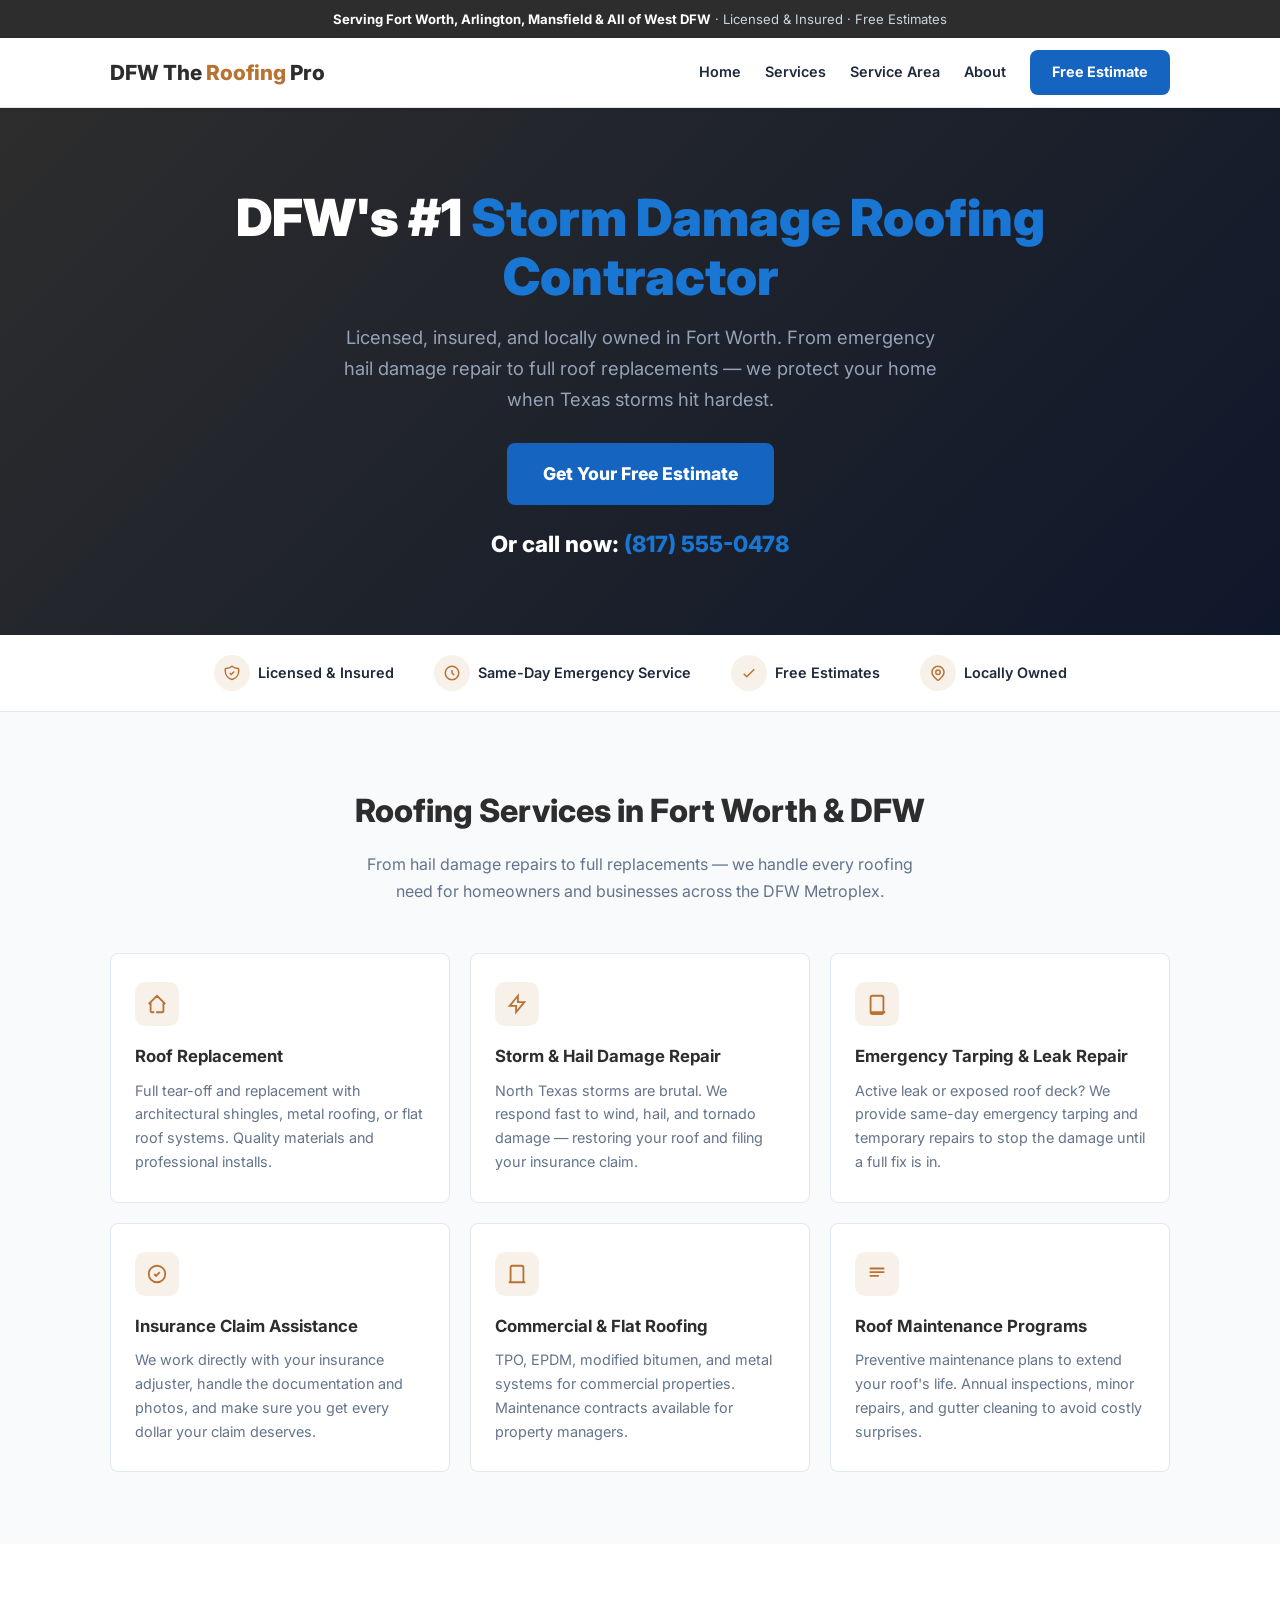
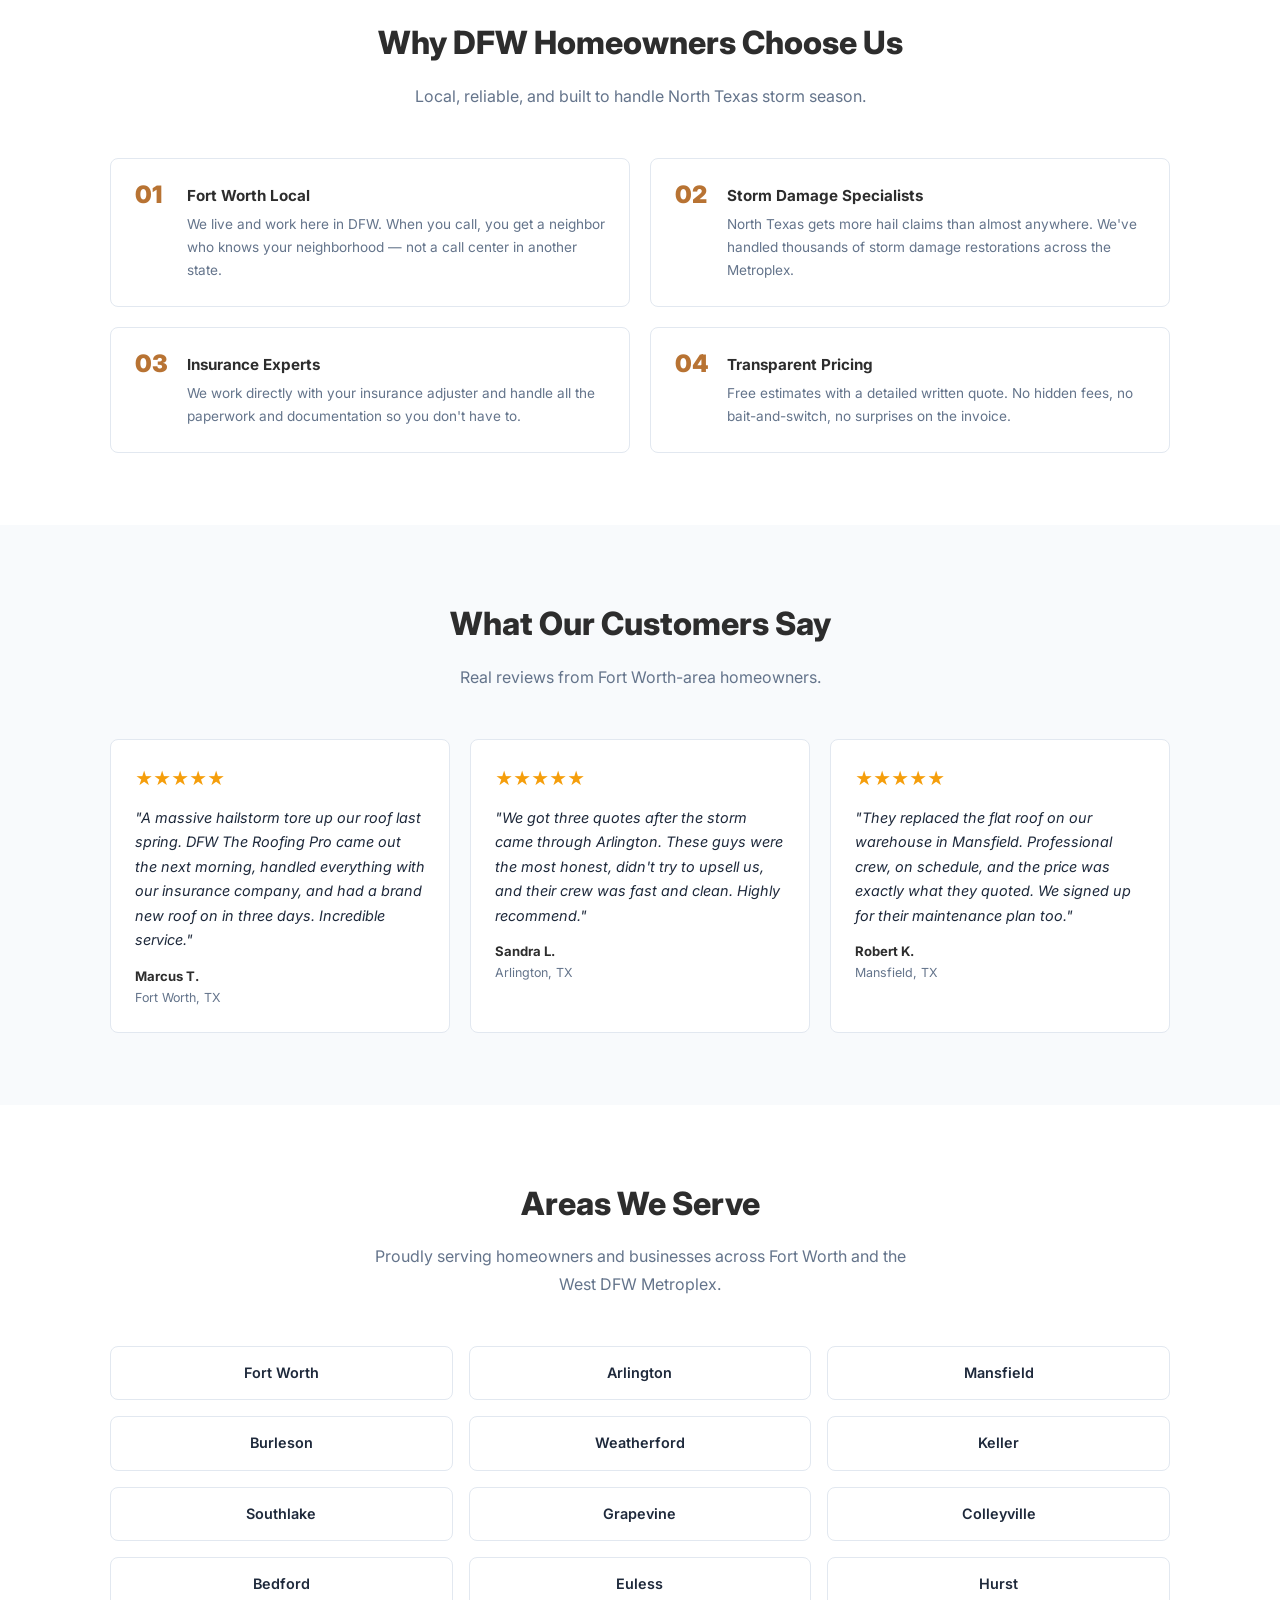
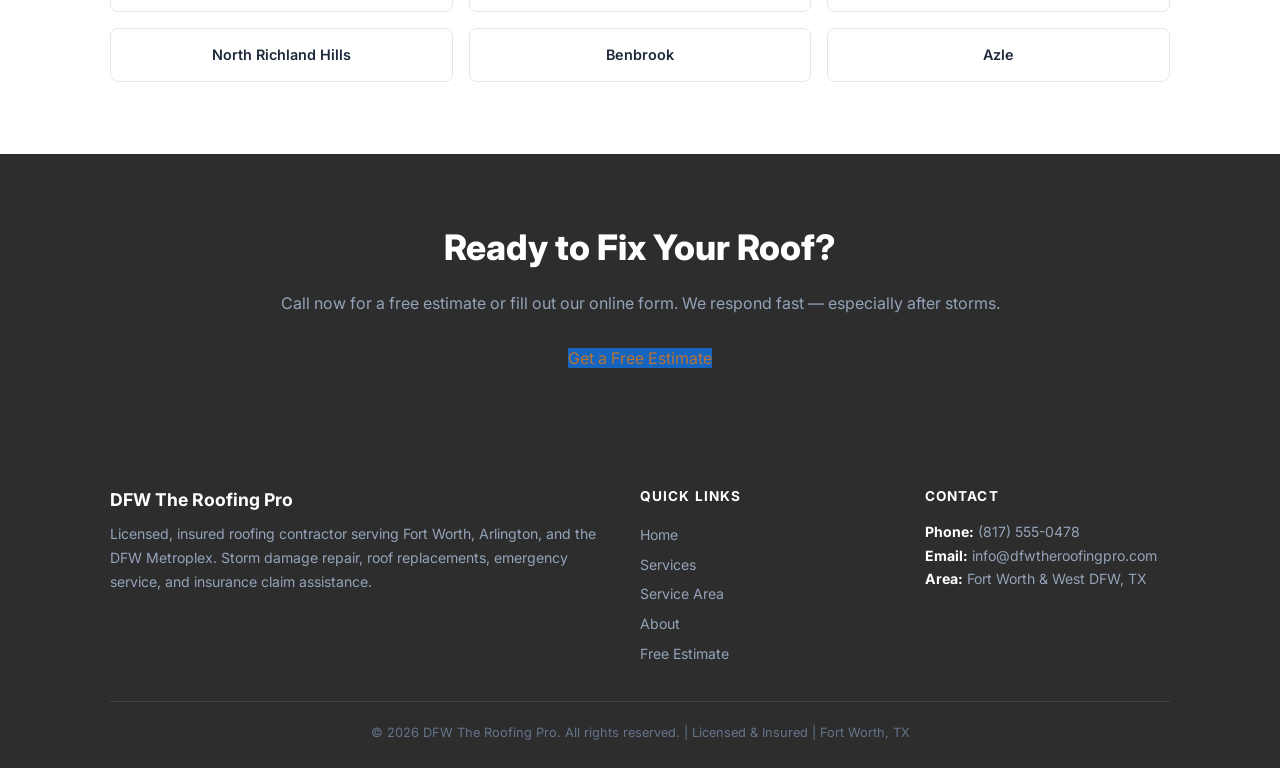
<file: index.html>
<!DOCTYPE html>
<html lang="en">
<head>
  <meta charset="UTF-8">
  <meta name="viewport" content="width=device-width, initial-scale=1.0">
  <title>DFW Fort Worth Roofing Contractor | Storm Damage Roof Repair & Replacement</title>
  <meta name="description" content="DFW's #1 storm damage roofing contractor serving Fort Worth, Arlington, and West DFW. Emergency roof repair, hail damage restoration, full replacements. Free estimates. Call today.">
  <meta name="keywords" content="roofing contractor Fort Worth TX, storm damage roof repair DFW, hail damage roofer Arlington, roof replacement Fort Worth Texas, emergency roof repair DFW">
  <link rel="preconnect" href="https://fonts.googleapis.com">
  <link rel="preconnect" href="https://fonts.gstatic.com" crossorigin>
  <link href="https://fonts.googleapis.com/css2?family=Inter:wght@400;500;600;700;800;900&display=swap" rel="stylesheet">
  <link rel="stylesheet" href="style.css">
</head>
<body>

  <!-- Top Bar -->
  <div class="topbar">
    <strong>Serving Fort Worth, Arlington, Mansfield &amp; All of West DFW</strong> · Licensed &amp; Insured · Free Estimates
  </div>

  <!-- Header -->
  <header class="site-header">
    <div class="header-inner">
      <a href="index.html" class="site-logo">DFW The <span>Roofing</span> Pro</a>
      <nav class="site-nav">
        <a href="index.html">Home</a>
        <a href="services.html">Services</a>
        <a href="areas.html">Service Area</a>
        <a href="about.html">About</a>
        <a href="contact.html" class="btn-cta">Free Estimate</a>
      </nav>
      <button class="hamburger" onclick="document.getElementById('mob-menu').classList.toggle('open')" aria-label="Menu">
        <span></span><span></span><span></span>
      </button>
    </div>
    <nav class="mobile-menu" id="mob-menu">
      <a href="index.html">Home</a>
      <a href="services.html">Services</a>
      <a href="areas.html">Service Area</a>
      <a href="about.html">About</a>
      <a href="contact.html" class="btn-cta">Free Estimate</a>
    </nav>
  </header>

  <!-- Hero -->
  <section class="hero">
    <div class="container">
      <h1>DFW's #1 <span class="highlight">Storm Damage Roofing Contractor</span></h1>
      <p>Licensed, insured, and locally owned in Fort Worth. From emergency hail damage repair to full roof replacements — we protect your home when Texas storms hit hardest.</p>
      <a href="contact.html" class="btn-hero">Get Your Free Estimate</a>
      <div class="hero-phone">Or call now: <a href="tel:+18175550478">(817) 555-0478</a></div>
    </div>
  </section>

  <!-- Trust Bar -->
  <div class="trust-bar">
    <div class="trust-items">
      <div class="trust-item">
        <div class="trust-icon">
          <svg width="18" height="18" fill="none" viewBox="0 0 24 24" stroke="#b87333" stroke-width="2"><path d="M9 12l2 2 4-4m5.618-4.016A11.955 11.955 0 0112 2.944a11.955 11.955 0 01-8.618 3.04A12.02 12.02 0 003 9c0 5.591 3.824 10.29 9 11.622 5.176-1.332 9-6.03 9-11.622 0-1.042-.133-2.052-.382-3.016z"/></svg>
        </div>
        Licensed &amp; Insured
      </div>
      <div class="trust-item">
        <div class="trust-icon">
          <svg width="18" height="18" fill="none" viewBox="0 0 24 24" stroke="#b87333" stroke-width="2"><path d="M12 8v4l3 3m6-3a9 9 0 11-18 0 9 9 0 0118 0z"/></svg>
        </div>
        Same-Day Emergency Service
      </div>
      <div class="trust-item">
        <div class="trust-icon">
          <svg width="18" height="18" fill="none" viewBox="0 0 24 24" stroke="#b87333" stroke-width="2"><path d="M5 13l4 4L19 7"/></svg>
        </div>
        Free Estimates
      </div>
      <div class="trust-item">
        <div class="trust-icon">
          <svg width="18" height="18" fill="none" viewBox="0 0 24 24" stroke="#b87333" stroke-width="2"><path d="M17.657 16.657L13.414 20.9a2 2 0 01-2.827 0l-4.244-4.243a8 8 0 1111.314 0z"/><path d="M15 11a3 3 0 11-6 0 3 3 0 016 0z"/></svg>
        </div>
        Locally Owned
      </div>
    </div>
  </div>

  <!-- Services Overview -->
  <section class="section">
    <div class="container">
      <h2 class="section-title">Roofing Services in Fort Worth &amp; DFW</h2>
      <p class="section-sub">From hail damage repairs to full replacements — we handle every roofing need for homeowners and businesses across the DFW Metroplex.</p>
      <div class="services-grid">
        <div class="service-card">
          <div class="service-icon">
            <svg width="22" height="22" fill="none" viewBox="0 0 24 24" stroke="#b87333" stroke-width="2"><path d="M3 12l2-2m0 0l7-7 7 7M5 10v10a1 1 0 001 1h3m10-11l2 2m-2-2v10a1 1 0 01-1 1h-3m-4 0h4"/></svg>
          </div>
          <h3>Roof Replacement</h3>
          <p>Full tear-off and replacement with architectural shingles, metal roofing, or flat roof systems. Quality materials and professional installs.</p>
        </div>
        <div class="service-card">
          <div class="service-icon">
            <svg width="22" height="22" fill="none" viewBox="0 0 24 24" stroke="#b87333" stroke-width="2"><path d="M13 10V3L4 14h7v7l9-11h-7z"/></svg>
          </div>
          <h3>Storm &amp; Hail Damage Repair</h3>
          <p>North Texas storms are brutal. We respond fast to wind, hail, and tornado damage — restoring your roof and filing your insurance claim.</p>
        </div>
        <div class="service-card">
          <div class="service-icon">
            <svg width="22" height="22" fill="none" viewBox="0 0 24 24" stroke="#b87333" stroke-width="2"><path d="M19 21V5a2 2 0 00-2-2H7a2 2 0 00-2 2v16m14 0h2m-2 0H5m14 0a2 2 0 01-2 2H7a2 2 0 01-2-2m14 0V9"/></svg>
          </div>
          <h3>Emergency Tarping &amp; Leak Repair</h3>
          <p>Active leak or exposed roof deck? We provide same-day emergency tarping and temporary repairs to stop the damage until a full fix is in.</p>
        </div>
        <div class="service-card">
          <div class="service-icon">
            <svg width="22" height="22" fill="none" viewBox="0 0 24 24" stroke="#b87333" stroke-width="2"><path d="M9 12l2 2 4-4m6 2a9 9 0 11-18 0 9 9 0 0118 0z"/></svg>
          </div>
          <h3>Insurance Claim Assistance</h3>
          <p>We work directly with your insurance adjuster, handle the documentation and photos, and make sure you get every dollar your claim deserves.</p>
        </div>
        <div class="service-card">
          <div class="service-icon">
            <svg width="22" height="22" fill="none" viewBox="0 0 24 24" stroke="#b87333" stroke-width="2"><path d="M19 21V5a2 2 0 00-2-2H7a2 2 0 00-2 2v16m14 0h2m-2 0H5m-2 0h2"/></svg>
          </div>
          <h3>Commercial &amp; Flat Roofing</h3>
          <p>TPO, EPDM, modified bitumen, and metal systems for commercial properties. Maintenance contracts available for property managers.</p>
        </div>
        <div class="service-card">
          <div class="service-icon">
            <svg width="22" height="22" fill="none" viewBox="0 0 24 24" stroke="#b87333" stroke-width="2"><path d="M4 6h16M4 10h16M4 14h10"/></svg>
          </div>
          <h3>Roof Maintenance Programs</h3>
          <p>Preventive maintenance plans to extend your roof's life. Annual inspections, minor repairs, and gutter cleaning to avoid costly surprises.</p>
        </div>
      </div>
    </div>
  </section>

  <!-- Why Choose Us -->
  <section class="section" style="background: var(--white);">
    <div class="container">
      <h2 class="section-title">Why DFW Homeowners Choose Us</h2>
      <p class="section-sub">Local, reliable, and built to handle North Texas storm season.</p>
      <div class="why-grid">
        <div class="why-card">
          <div class="why-num">01</div>
          <div>
            <h3>Fort Worth Local</h3>
            <p>We live and work here in DFW. When you call, you get a neighbor who knows your neighborhood — not a call center in another state.</p>
          </div>
        </div>
        <div class="why-card">
          <div class="why-num">02</div>
          <div>
            <h3>Storm Damage Specialists</h3>
            <p>North Texas gets more hail claims than almost anywhere. We've handled thousands of storm damage restorations across the Metroplex.</p>
          </div>
        </div>
        <div class="why-card">
          <div class="why-num">03</div>
          <div>
            <h3>Insurance Experts</h3>
            <p>We work directly with your insurance adjuster and handle all the paperwork and documentation so you don't have to.</p>
          </div>
        </div>
        <div class="why-card">
          <div class="why-num">04</div>
          <div>
            <h3>Transparent Pricing</h3>
            <p>Free estimates with a detailed written quote. No hidden fees, no bait-and-switch, no surprises on the invoice.</p>
          </div>
        </div>
      </div>
    </div>
  </section>

  <!-- Testimonials -->
  <section class="section">
    <div class="container">
      <h2 class="section-title">What Our Customers Say</h2>
      <p class="section-sub">Real reviews from Fort Worth-area homeowners.</p>
      <div class="testimonials-grid">
        <div class="testimonial-card">
          <div class="testimonial-stars">★★★★★</div>
          <p class="testimonial-text">"A massive hailstorm tore up our roof last spring. DFW The Roofing Pro came out the next morning, handled everything with our insurance company, and had a brand new roof on in three days. Incredible service."</p>
          <div class="testimonial-name">Marcus T.</div>
          <div class="testimonial-loc">Fort Worth, TX</div>
        </div>
        <div class="testimonial-card">
          <div class="testimonial-stars">★★★★★</div>
          <p class="testimonial-text">"We got three quotes after the storm came through Arlington. These guys were the most honest, didn't try to upsell us, and their crew was fast and clean. Highly recommend."</p>
          <div class="testimonial-name">Sandra L.</div>
          <div class="testimonial-loc">Arlington, TX</div>
        </div>
        <div class="testimonial-card">
          <div class="testimonial-stars">★★★★★</div>
          <p class="testimonial-text">"They replaced the flat roof on our warehouse in Mansfield. Professional crew, on schedule, and the price was exactly what they quoted. We signed up for their maintenance plan too."</p>
          <div class="testimonial-name">Robert K.</div>
          <div class="testimonial-loc">Mansfield, TX</div>
        </div>
      </div>
    </div>
  </section>

  <!-- Service Areas -->
  <section class="section" style="background: var(--white);">
    <div class="container">
      <h2 class="section-title">Areas We Serve</h2>
      <p class="section-sub">Proudly serving homeowners and businesses across Fort Worth and the West DFW Metroplex.</p>
      <div class="areas-grid">
        <div class="area-tag">Fort Worth</div>
        <div class="area-tag">Arlington</div>
        <div class="area-tag">Mansfield</div>
        <div class="area-tag">Burleson</div>
        <div class="area-tag">Weatherford</div>
        <div class="area-tag">Keller</div>
        <div class="area-tag">Southlake</div>
        <div class="area-tag">Grapevine</div>
        <div class="area-tag">Colleyville</div>
        <div class="area-tag">Bedford</div>
        <div class="area-tag">Euless</div>
        <div class="area-tag">Hurst</div>
        <div class="area-tag">North Richland Hills</div>
        <div class="area-tag">Benbrook</div>
        <div class="area-tag">Azle</div>
      </div>
    </div>
  </section>

  <!-- CTA -->
  <section class="cta-strip">
    <h2>Ready to Fix Your Roof?</h2>
    <p>Call now for a free estimate or fill out our online form. We respond fast — especially after storms.</p>
    <a href="contact.html" class="btn-hero">Get a Free Estimate</a>
  </section>

  <!-- Footer -->
  <footer class="site-footer">
    <div class="container">
      <div class="footer-grid">
        <div class="footer-brand">
          <strong style="color:#fff; font-size:1.1rem;">DFW The Roofing Pro</strong>
          <p>Licensed, insured roofing contractor serving Fort Worth, Arlington, and the DFW Metroplex. Storm damage repair, roof replacements, emergency service, and insurance claim assistance.</p>
        </div>
        <div class="footer-links">
          <h4>Quick Links</h4>
          <a href="index.html">Home</a>
          <a href="services.html">Services</a>
          <a href="areas.html">Service Area</a>
          <a href="about.html">About</a>
          <a href="contact.html">Free Estimate</a>
        </div>
        <div class="footer-contact">
          <h4>Contact</h4>
          <p><strong style="color:#fff;">Phone:</strong> (817) 555-0478</p>
          <p><strong style="color:#fff;">Email:</strong> info@dfwtheroofingpro.com</p>
          <p><strong style="color:#fff;">Area:</strong> Fort Worth &amp; West DFW, TX</p>
        </div>
      </div>
      <div class="footer-bottom">
        &copy; 2026 DFW The Roofing Pro. All rights reserved. | Licensed &amp; Insured | Fort Worth, TX
      </div>
    </div>
  </footer>

</body>
</html>
</file>
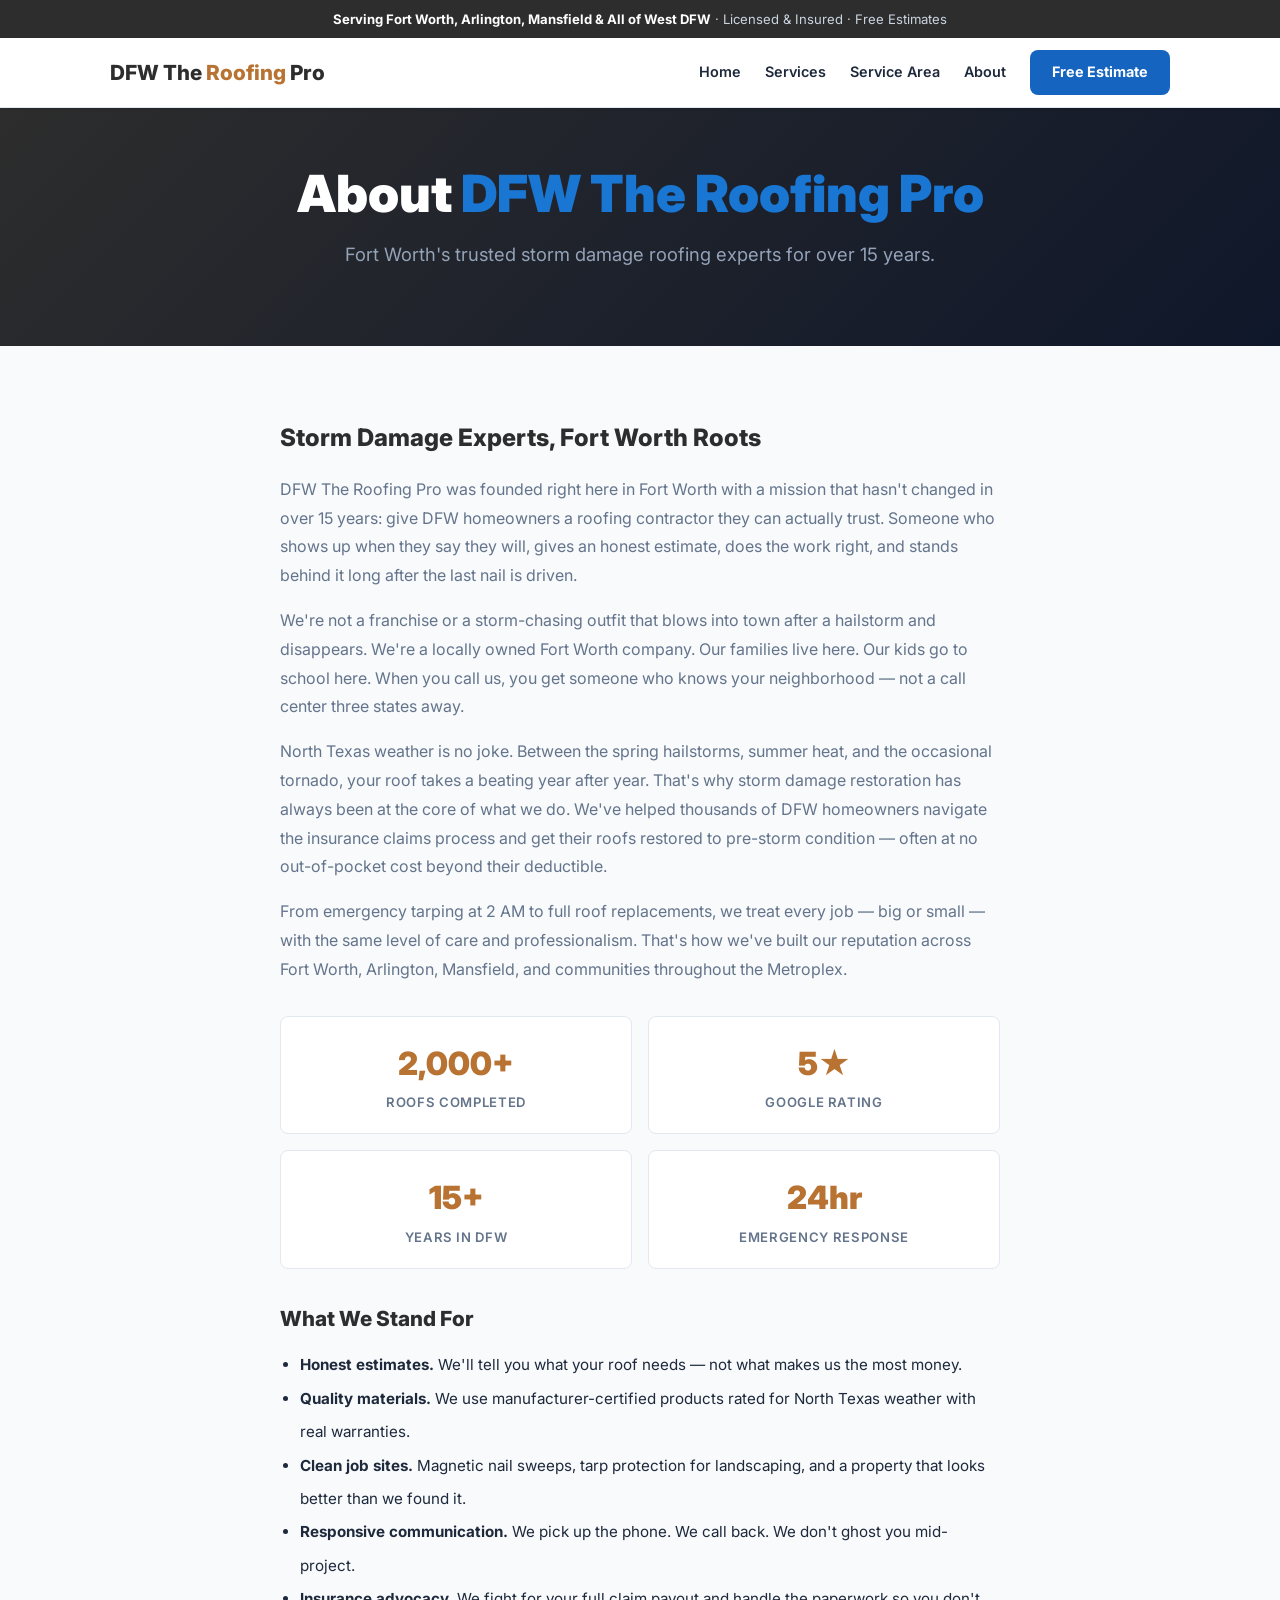
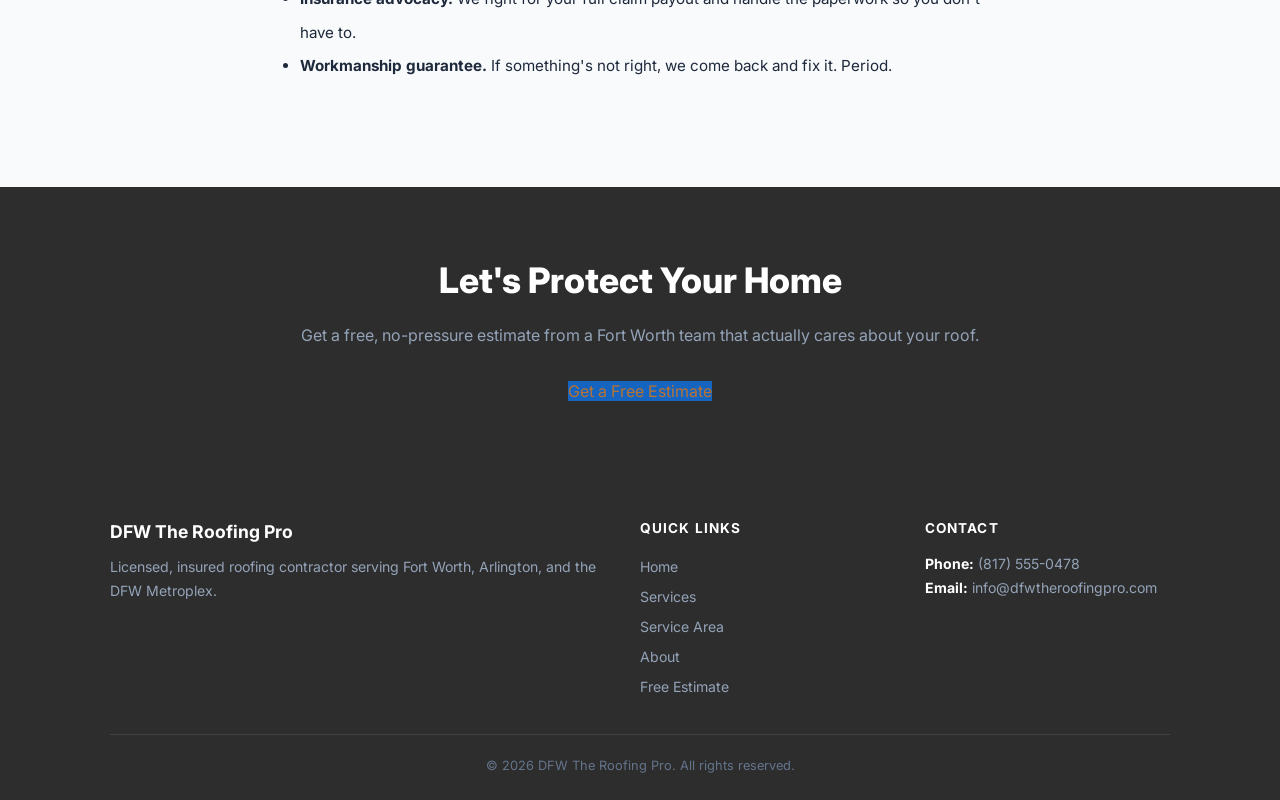
<file: about.html>
<!DOCTYPE html>
<html lang="en">
<head>
  <meta charset="UTF-8">
  <meta name="viewport" content="width=device-width, initial-scale=1.0">
  <title>About Us | DFW The Roofing Pro — Local Roofer Fort Worth TX</title>
  <meta name="description" content="Locally owned roofing contractor in Fort Worth, TX. Serving the DFW Metroplex for 15+ years. Storm damage experts, licensed, insured, and dedicated to quality.">
  <link rel="preconnect" href="https://fonts.googleapis.com">
  <link rel="preconnect" href="https://fonts.gstatic.com" crossorigin>
  <link href="https://fonts.googleapis.com/css2?family=Inter:wght@400;500;600;700;800;900&display=swap" rel="stylesheet">
  <link rel="stylesheet" href="style.css">
</head>
<body>
  <div class="topbar"><strong>Serving Fort Worth, Arlington, Mansfield &amp; All of West DFW</strong> · Licensed &amp; Insured · Free Estimates</div>
  <header class="site-header">
    <div class="header-inner">
      <a href="index.html" class="site-logo">DFW The <span>Roofing</span> Pro</a>
      <nav class="site-nav">
        <a href="index.html">Home</a><a href="services.html">Services</a><a href="areas.html">Service Area</a><a href="about.html">About</a><a href="contact.html" class="btn-cta">Free Estimate</a>
      </nav>
      <button class="hamburger" onclick="document.getElementById('mob-menu').classList.toggle('open')" aria-label="Menu"><span></span><span></span><span></span></button>
    </div>
    <nav class="mobile-menu" id="mob-menu">
      <a href="index.html">Home</a><a href="services.html">Services</a><a href="areas.html">Service Area</a><a href="about.html">About</a><a href="contact.html" class="btn-cta">Free Estimate</a>
    </nav>
  </header>

  <section class="hero" style="padding: 56px 0 48px;">
    <div class="container">
      <h1>About <span class="highlight">DFW The Roofing Pro</span></h1>
      <p>Fort Worth's trusted storm damage roofing experts for over 15 years.</p>
    </div>
  </section>

  <section class="section">
    <div class="container">
      <div style="max-width:720px; margin:0 auto;">
        <h2 style="font-size:1.5rem; font-weight:800; color:var(--navy); margin-bottom:16px;">Storm Damage Experts, Fort Worth Roots</h2>
        <p style="color:var(--text-light); margin-bottom:16px; line-height:1.8;">DFW The Roofing Pro was founded right here in Fort Worth with a mission that hasn't changed in over 15 years: give DFW homeowners a roofing contractor they can actually trust. Someone who shows up when they say they will, gives an honest estimate, does the work right, and stands behind it long after the last nail is driven.</p>
        <p style="color:var(--text-light); margin-bottom:16px; line-height:1.8;">We're not a franchise or a storm-chasing outfit that blows into town after a hailstorm and disappears. We're a locally owned Fort Worth company. Our families live here. Our kids go to school here. When you call us, you get someone who knows your neighborhood — not a call center three states away.</p>
        <p style="color:var(--text-light); margin-bottom:16px; line-height:1.8;">North Texas weather is no joke. Between the spring hailstorms, summer heat, and the occasional tornado, your roof takes a beating year after year. That's why storm damage restoration has always been at the core of what we do. We've helped thousands of DFW homeowners navigate the insurance claims process and get their roofs restored to pre-storm condition — often at no out-of-pocket cost beyond their deductible.</p>
        <p style="color:var(--text-light); margin-bottom:32px; line-height:1.8;">From emergency tarping at 2 AM to full roof replacements, we treat every job — big or small — with the same level of care and professionalism. That's how we've built our reputation across Fort Worth, Arlington, Mansfield, and communities throughout the Metroplex.</p>

        <div style="display:grid; grid-template-columns:1fr 1fr; gap:16px; margin-bottom:32px;">
          <div style="background:var(--white); border:1px solid var(--border); border-radius:var(--radius); padding:20px; text-align:center;">
            <div style="font-size:2rem; font-weight:900; color:var(--blue);">2,000+</div>
            <div style="font-size:0.82rem; color:var(--text-light); font-weight:600; text-transform:uppercase; letter-spacing:0.05em;">Roofs Completed</div>
          </div>
          <div style="background:var(--white); border:1px solid var(--border); border-radius:var(--radius); padding:20px; text-align:center;">
            <div style="font-size:2rem; font-weight:900; color:var(--blue);">5★</div>
            <div style="font-size:0.82rem; color:var(--text-light); font-weight:600; text-transform:uppercase; letter-spacing:0.05em;">Google Rating</div>
          </div>
          <div style="background:var(--white); border:1px solid var(--border); border-radius:var(--radius); padding:20px; text-align:center;">
            <div style="font-size:2rem; font-weight:900; color:var(--blue);">15+</div>
            <div style="font-size:0.82rem; color:var(--text-light); font-weight:600; text-transform:uppercase; letter-spacing:0.05em;">Years in DFW</div>
          </div>
          <div style="background:var(--white); border:1px solid var(--border); border-radius:var(--radius); padding:20px; text-align:center;">
            <div style="font-size:2rem; font-weight:900; color:var(--blue);">24hr</div>
            <div style="font-size:0.82rem; color:var(--text-light); font-weight:600; text-transform:uppercase; letter-spacing:0.05em;">Emergency Response</div>
          </div>
        </div>

        <h2 style="font-size:1.3rem; font-weight:800; color:var(--navy); margin-bottom:12px;">What We Stand For</h2>
        <ul style="color:var(--text); font-size:0.95rem; line-height:2.2; padding-left:20px; margin-bottom:32px;">
          <li><strong>Honest estimates.</strong> We'll tell you what your roof needs — not what makes us the most money.</li>
          <li><strong>Quality materials.</strong> We use manufacturer-certified products rated for North Texas weather with real warranties.</li>
          <li><strong>Clean job sites.</strong> Magnetic nail sweeps, tarp protection for landscaping, and a property that looks better than we found it.</li>
          <li><strong>Responsive communication.</strong> We pick up the phone. We call back. We don't ghost you mid-project.</li>
          <li><strong>Insurance advocacy.</strong> We fight for your full claim payout and handle the paperwork so you don't have to.</li>
          <li><strong>Workmanship guarantee.</strong> If something's not right, we come back and fix it. Period.</li>
        </ul>
      </div>
    </div>
  </section>

  <section class="cta-strip">
    <h2>Let's Protect Your Home</h2>
    <p>Get a free, no-pressure estimate from a Fort Worth team that actually cares about your roof.</p>
    <a href="contact.html" class="btn-hero">Get a Free Estimate</a>
  </section>

  <footer class="site-footer">
    <div class="container">
      <div class="footer-grid">
        <div class="footer-brand">
          <strong style="color:#fff; font-size:1.1rem;">DFW The Roofing Pro</strong>
          <p>Licensed, insured roofing contractor serving Fort Worth, Arlington, and the DFW Metroplex.</p>
        </div>
        <div class="footer-links">
          <h4>Quick Links</h4>
          <a href="index.html">Home</a><a href="services.html">Services</a><a href="areas.html">Service Area</a><a href="about.html">About</a><a href="contact.html">Free Estimate</a>
        </div>
        <div class="footer-contact">
          <h4>Contact</h4>
          <p><strong style="color:#fff;">Phone:</strong> (817) 555-0478</p>
          <p><strong style="color:#fff;">Email:</strong> info@dfwtheroofingpro.com</p>
        </div>
      </div>
      <div class="footer-bottom">&copy; 2026 DFW The Roofing Pro. All rights reserved.</div>
    </div>
  </footer>
</body>
</html>
</file>
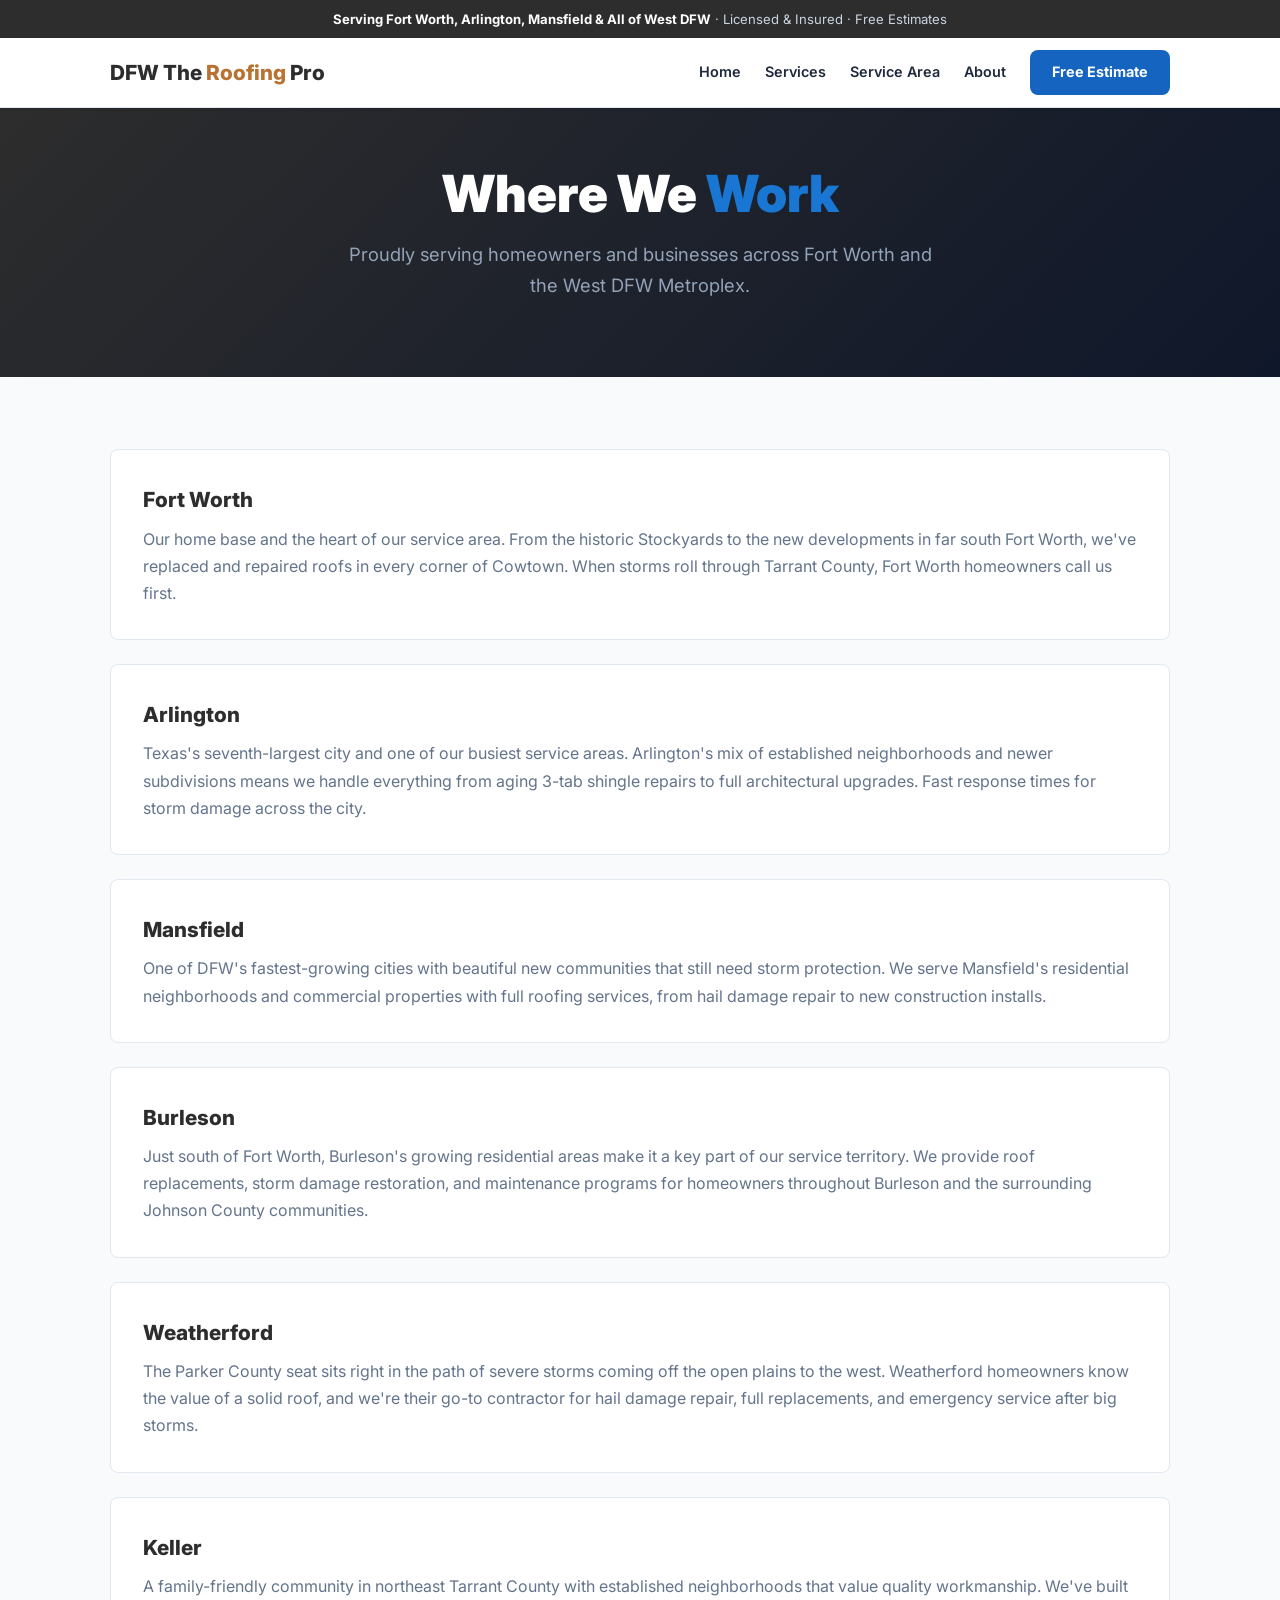
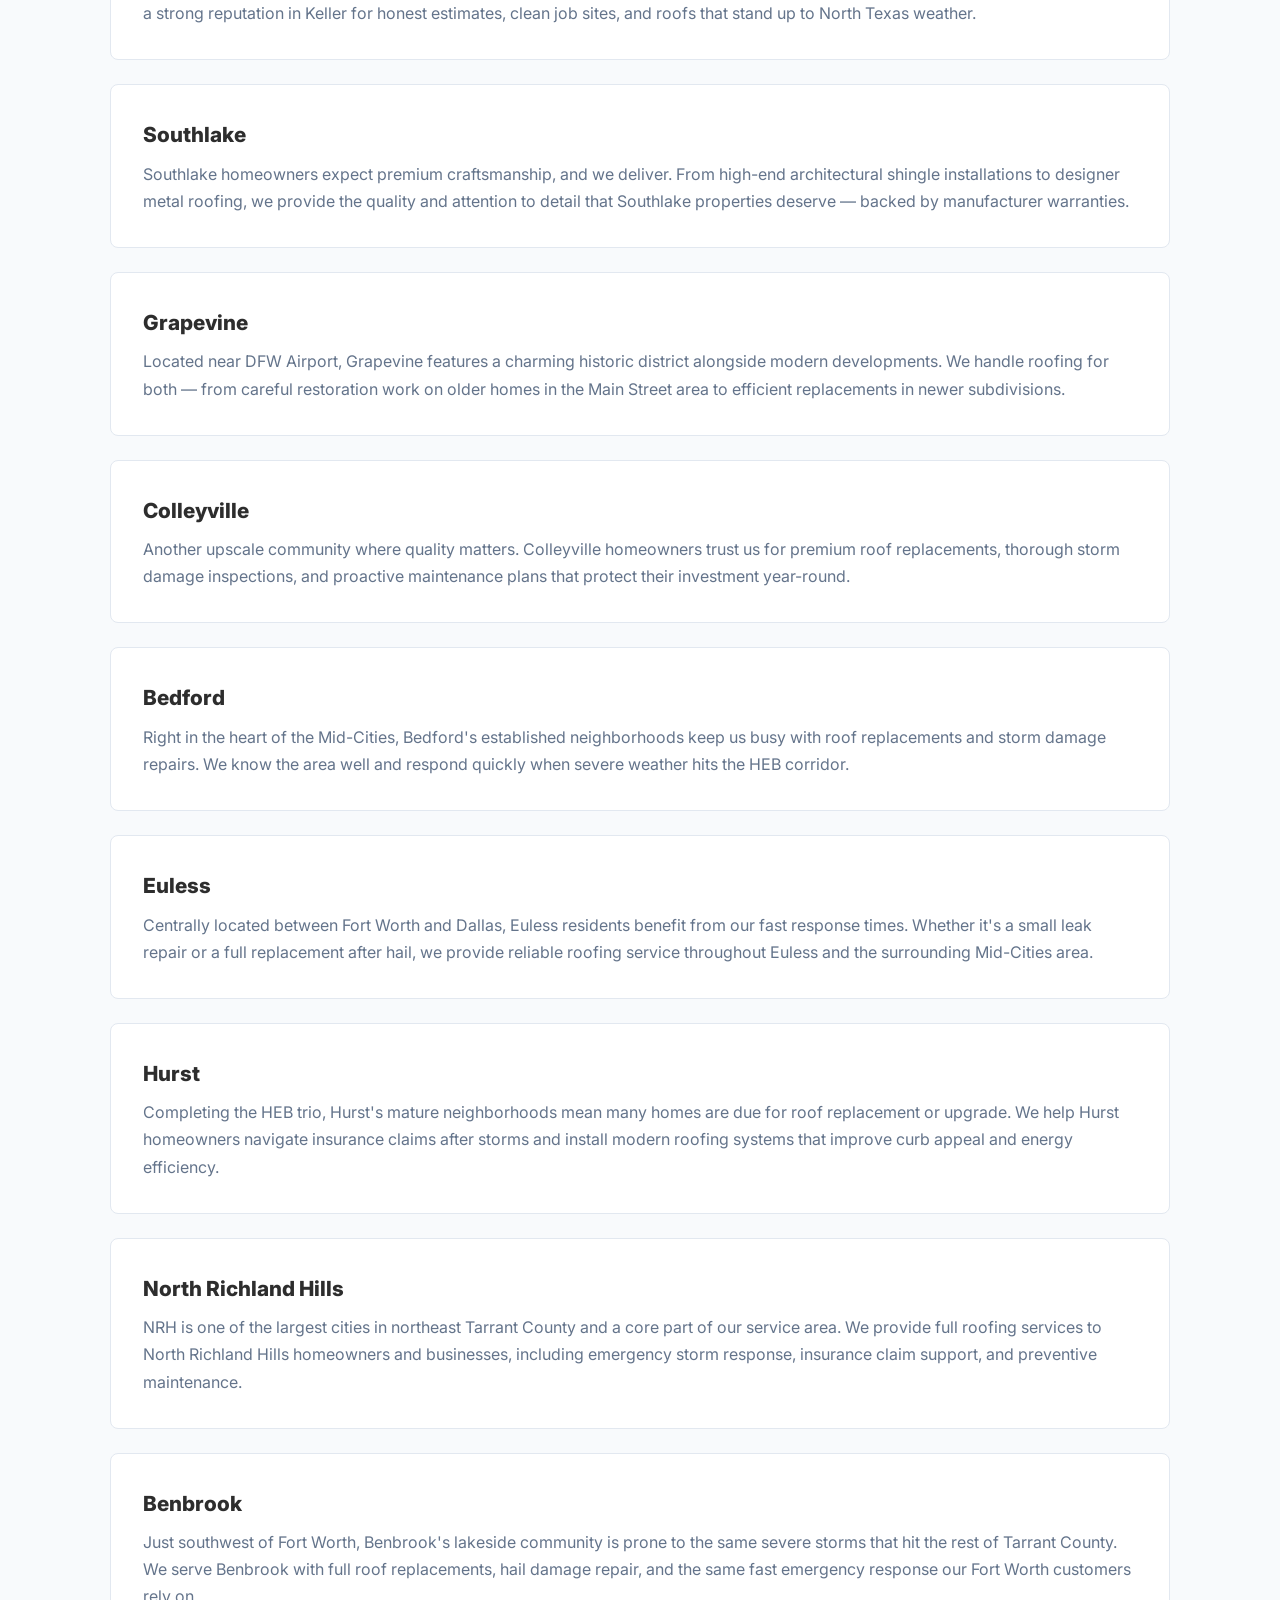
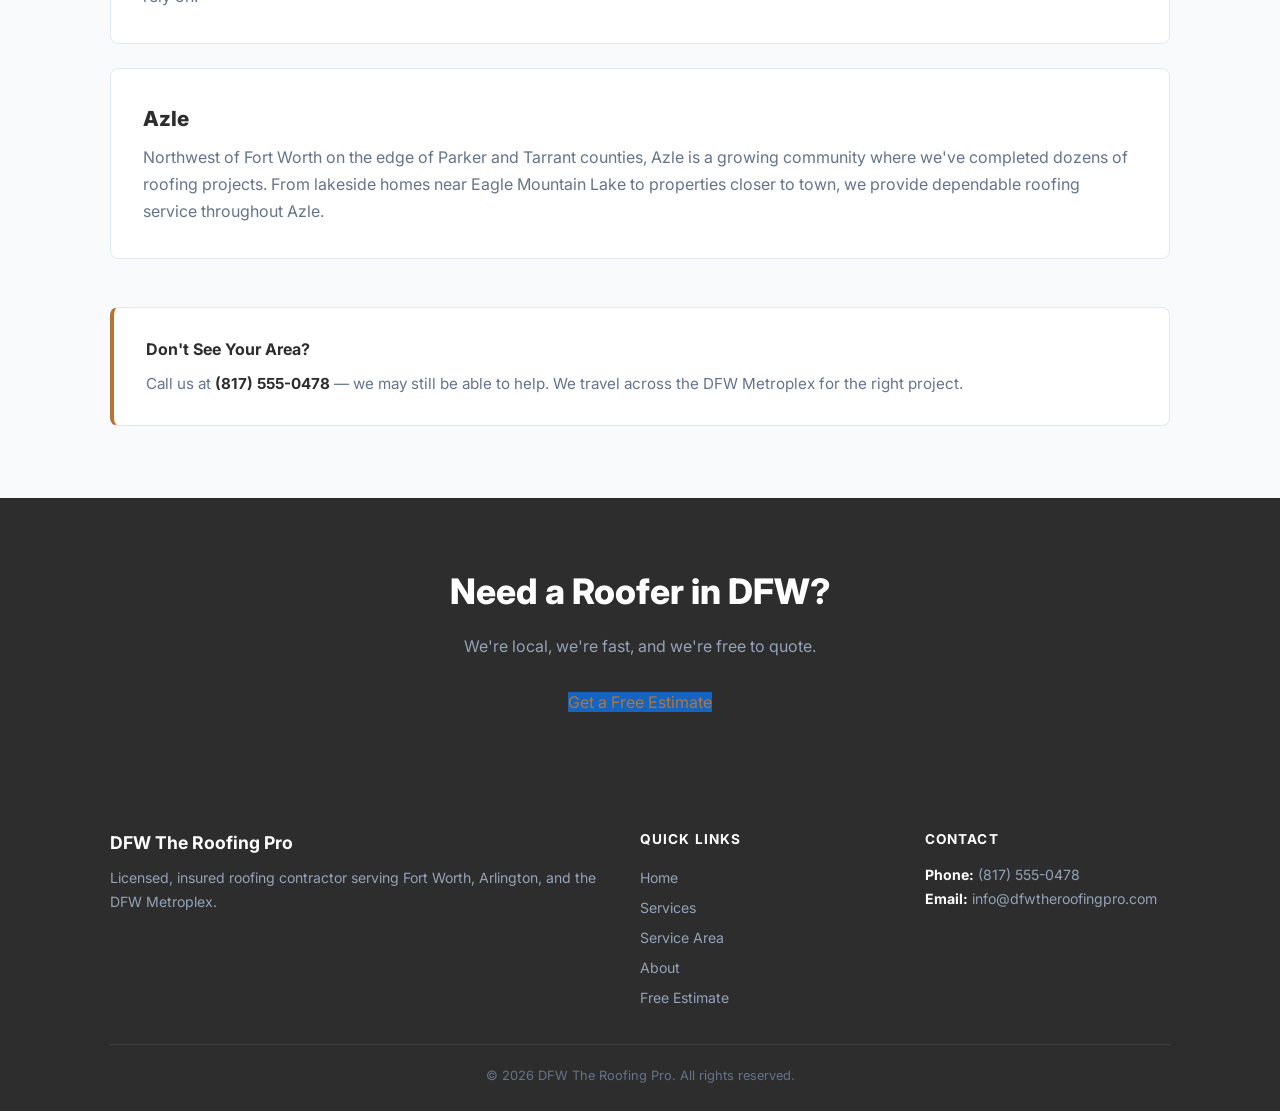
<file: areas.html>
<!DOCTYPE html>
<html lang="en">
<head>
  <meta charset="UTF-8">
  <meta name="viewport" content="width=device-width, initial-scale=1.0">
  <title>Roofing Service Area | Fort Worth, Arlington, West DFW TX</title>
  <meta name="description" content="Roofing contractor serving Fort Worth, Arlington, Mansfield, Burleson, Weatherford, Keller, Southlake, Grapevine, and all of West DFW. Licensed, local, free estimates.">
  <link rel="preconnect" href="https://fonts.googleapis.com">
  <link rel="preconnect" href="https://fonts.gstatic.com" crossorigin>
  <link href="https://fonts.googleapis.com/css2?family=Inter:wght@400;500;600;700;800;900&display=swap" rel="stylesheet">
  <link rel="stylesheet" href="style.css">
</head>
<body>
  <div class="topbar"><strong>Serving Fort Worth, Arlington, Mansfield &amp; All of West DFW</strong> · Licensed &amp; Insured · Free Estimates</div>
  <header class="site-header">
    <div class="header-inner">
      <a href="index.html" class="site-logo">DFW The <span>Roofing</span> Pro</a>
      <nav class="site-nav">
        <a href="index.html">Home</a><a href="services.html">Services</a><a href="areas.html">Service Area</a><a href="about.html">About</a><a href="contact.html" class="btn-cta">Free Estimate</a>
      </nav>
      <button class="hamburger" onclick="document.getElementById('mob-menu').classList.toggle('open')" aria-label="Menu"><span></span><span></span><span></span></button>
    </div>
    <nav class="mobile-menu" id="mob-menu">
      <a href="index.html">Home</a><a href="services.html">Services</a><a href="areas.html">Service Area</a><a href="about.html">About</a><a href="contact.html" class="btn-cta">Free Estimate</a>
    </nav>
  </header>

  <section class="hero" style="padding: 56px 0 48px;">
    <div class="container">
      <h1>Where We <span class="highlight">Work</span></h1>
      <p>Proudly serving homeowners and businesses across Fort Worth and the West DFW Metroplex.</p>
    </div>
  </section>

  <section class="section">
    <div class="container">

      <div style="background:var(--white); border:1px solid var(--border); border-radius:var(--radius); padding:32px; margin-bottom:24px;">
        <h2 style="font-size:1.3rem; font-weight:800; color:var(--navy); margin-bottom:8px;">Fort Worth</h2>
        <p style="color:var(--text-light);">Our home base and the heart of our service area. From the historic Stockyards to the new developments in far south Fort Worth, we've replaced and repaired roofs in every corner of Cowtown. When storms roll through Tarrant County, Fort Worth homeowners call us first.</p>
      </div>

      <div style="background:var(--white); border:1px solid var(--border); border-radius:var(--radius); padding:32px; margin-bottom:24px;">
        <h2 style="font-size:1.3rem; font-weight:800; color:var(--navy); margin-bottom:8px;">Arlington</h2>
        <p style="color:var(--text-light);">Texas's seventh-largest city and one of our busiest service areas. Arlington's mix of established neighborhoods and newer subdivisions means we handle everything from aging 3-tab shingle repairs to full architectural upgrades. Fast response times for storm damage across the city.</p>
      </div>

      <div style="background:var(--white); border:1px solid var(--border); border-radius:var(--radius); padding:32px; margin-bottom:24px;">
        <h2 style="font-size:1.3rem; font-weight:800; color:var(--navy); margin-bottom:8px;">Mansfield</h2>
        <p style="color:var(--text-light);">One of DFW's fastest-growing cities with beautiful new communities that still need storm protection. We serve Mansfield's residential neighborhoods and commercial properties with full roofing services, from hail damage repair to new construction installs.</p>
      </div>

      <div style="background:var(--white); border:1px solid var(--border); border-radius:var(--radius); padding:32px; margin-bottom:24px;">
        <h2 style="font-size:1.3rem; font-weight:800; color:var(--navy); margin-bottom:8px;">Burleson</h2>
        <p style="color:var(--text-light);">Just south of Fort Worth, Burleson's growing residential areas make it a key part of our service territory. We provide roof replacements, storm damage restoration, and maintenance programs for homeowners throughout Burleson and the surrounding Johnson County communities.</p>
      </div>

      <div style="background:var(--white); border:1px solid var(--border); border-radius:var(--radius); padding:32px; margin-bottom:24px;">
        <h2 style="font-size:1.3rem; font-weight:800; color:var(--navy); margin-bottom:8px;">Weatherford</h2>
        <p style="color:var(--text-light);">The Parker County seat sits right in the path of severe storms coming off the open plains to the west. Weatherford homeowners know the value of a solid roof, and we're their go-to contractor for hail damage repair, full replacements, and emergency service after big storms.</p>
      </div>

      <div style="background:var(--white); border:1px solid var(--border); border-radius:var(--radius); padding:32px; margin-bottom:24px;">
        <h2 style="font-size:1.3rem; font-weight:800; color:var(--navy); margin-bottom:8px;">Keller</h2>
        <p style="color:var(--text-light);">A family-friendly community in northeast Tarrant County with established neighborhoods that value quality workmanship. We've built a strong reputation in Keller for honest estimates, clean job sites, and roofs that stand up to North Texas weather.</p>
      </div>

      <div style="background:var(--white); border:1px solid var(--border); border-radius:var(--radius); padding:32px; margin-bottom:24px;">
        <h2 style="font-size:1.3rem; font-weight:800; color:var(--navy); margin-bottom:8px;">Southlake</h2>
        <p style="color:var(--text-light);">Southlake homeowners expect premium craftsmanship, and we deliver. From high-end architectural shingle installations to designer metal roofing, we provide the quality and attention to detail that Southlake properties deserve — backed by manufacturer warranties.</p>
      </div>

      <div style="background:var(--white); border:1px solid var(--border); border-radius:var(--radius); padding:32px; margin-bottom:24px;">
        <h2 style="font-size:1.3rem; font-weight:800; color:var(--navy); margin-bottom:8px;">Grapevine</h2>
        <p style="color:var(--text-light);">Located near DFW Airport, Grapevine features a charming historic district alongside modern developments. We handle roofing for both — from careful restoration work on older homes in the Main Street area to efficient replacements in newer subdivisions.</p>
      </div>

      <div style="background:var(--white); border:1px solid var(--border); border-radius:var(--radius); padding:32px; margin-bottom:24px;">
        <h2 style="font-size:1.3rem; font-weight:800; color:var(--navy); margin-bottom:8px;">Colleyville</h2>
        <p style="color:var(--text-light);">Another upscale community where quality matters. Colleyville homeowners trust us for premium roof replacements, thorough storm damage inspections, and proactive maintenance plans that protect their investment year-round.</p>
      </div>

      <div style="background:var(--white); border:1px solid var(--border); border-radius:var(--radius); padding:32px; margin-bottom:24px;">
        <h2 style="font-size:1.3rem; font-weight:800; color:var(--navy); margin-bottom:8px;">Bedford</h2>
        <p style="color:var(--text-light);">Right in the heart of the Mid-Cities, Bedford's established neighborhoods keep us busy with roof replacements and storm damage repairs. We know the area well and respond quickly when severe weather hits the HEB corridor.</p>
      </div>

      <div style="background:var(--white); border:1px solid var(--border); border-radius:var(--radius); padding:32px; margin-bottom:24px;">
        <h2 style="font-size:1.3rem; font-weight:800; color:var(--navy); margin-bottom:8px;">Euless</h2>
        <p style="color:var(--text-light);">Centrally located between Fort Worth and Dallas, Euless residents benefit from our fast response times. Whether it's a small leak repair or a full replacement after hail, we provide reliable roofing service throughout Euless and the surrounding Mid-Cities area.</p>
      </div>

      <div style="background:var(--white); border:1px solid var(--border); border-radius:var(--radius); padding:32px; margin-bottom:24px;">
        <h2 style="font-size:1.3rem; font-weight:800; color:var(--navy); margin-bottom:8px;">Hurst</h2>
        <p style="color:var(--text-light);">Completing the HEB trio, Hurst's mature neighborhoods mean many homes are due for roof replacement or upgrade. We help Hurst homeowners navigate insurance claims after storms and install modern roofing systems that improve curb appeal and energy efficiency.</p>
      </div>

      <div style="background:var(--white); border:1px solid var(--border); border-radius:var(--radius); padding:32px; margin-bottom:24px;">
        <h2 style="font-size:1.3rem; font-weight:800; color:var(--navy); margin-bottom:8px;">North Richland Hills</h2>
        <p style="color:var(--text-light);">NRH is one of the largest cities in northeast Tarrant County and a core part of our service area. We provide full roofing services to North Richland Hills homeowners and businesses, including emergency storm response, insurance claim support, and preventive maintenance.</p>
      </div>

      <div style="background:var(--white); border:1px solid var(--border); border-radius:var(--radius); padding:32px; margin-bottom:24px;">
        <h2 style="font-size:1.3rem; font-weight:800; color:var(--navy); margin-bottom:8px;">Benbrook</h2>
        <p style="color:var(--text-light);">Just southwest of Fort Worth, Benbrook's lakeside community is prone to the same severe storms that hit the rest of Tarrant County. We serve Benbrook with full roof replacements, hail damage repair, and the same fast emergency response our Fort Worth customers rely on.</p>
      </div>

      <div style="background:var(--white); border:1px solid var(--border); border-radius:var(--radius); padding:32px;">
        <h2 style="font-size:1.3rem; font-weight:800; color:var(--navy); margin-bottom:8px;">Azle</h2>
        <p style="color:var(--text-light);">Northwest of Fort Worth on the edge of Parker and Tarrant counties, Azle is a growing community where we've completed dozens of roofing projects. From lakeside homes near Eagle Mountain Lake to properties closer to town, we provide dependable roofing service throughout Azle.</p>
      </div>

      <div style="margin-top:48px; background:var(--white); border:1px solid var(--border); border-radius:var(--radius); padding:28px 32px; border-left:4px solid var(--blue);">
        <h3 style="font-size:1rem; font-weight:700; color:var(--navy); margin-bottom:8px;">Don't See Your Area?</h3>
        <p style="color:var(--text-light); font-size:0.95rem;">Call us at <strong style="color:var(--navy);">(817) 555-0478</strong> — we may still be able to help. We travel across the DFW Metroplex for the right project.</p>
      </div>
    </div>
  </section>

  <section class="cta-strip">
    <h2>Need a Roofer in DFW?</h2>
    <p>We're local, we're fast, and we're free to quote.</p>
    <a href="contact.html" class="btn-hero">Get a Free Estimate</a>
  </section>

  <footer class="site-footer">
    <div class="container">
      <div class="footer-grid">
        <div class="footer-brand">
          <strong style="color:#fff; font-size:1.1rem;">DFW The Roofing Pro</strong>
          <p>Licensed, insured roofing contractor serving Fort Worth, Arlington, and the DFW Metroplex.</p>
        </div>
        <div class="footer-links">
          <h4>Quick Links</h4>
          <a href="index.html">Home</a><a href="services.html">Services</a><a href="areas.html">Service Area</a><a href="about.html">About</a><a href="contact.html">Free Estimate</a>
        </div>
        <div class="footer-contact">
          <h4>Contact</h4>
          <p><strong style="color:#fff;">Phone:</strong> (817) 555-0478</p>
          <p><strong style="color:#fff;">Email:</strong> info@dfwtheroofingpro.com</p>
        </div>
      </div>
      <div class="footer-bottom">&copy; 2026 DFW The Roofing Pro. All rights reserved.</div>
    </div>
  </footer>
</body>
</html>
</file>
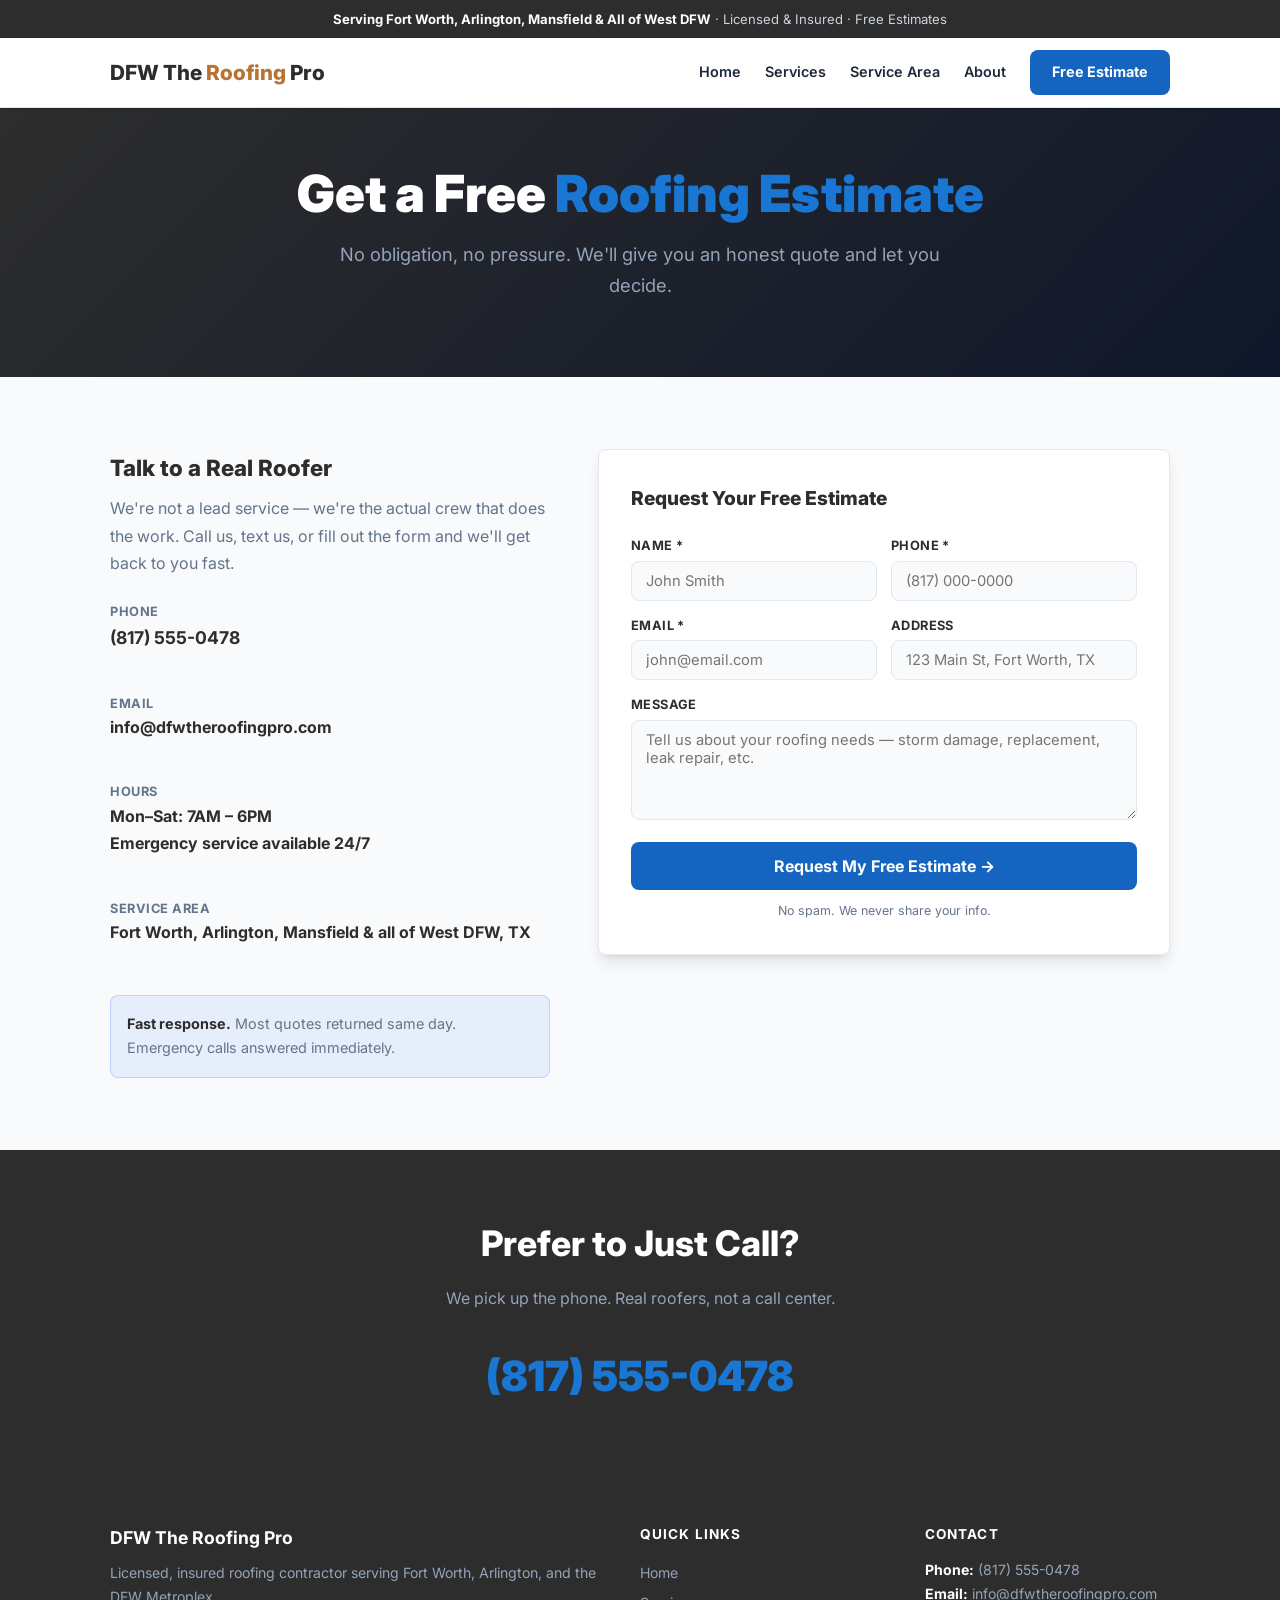
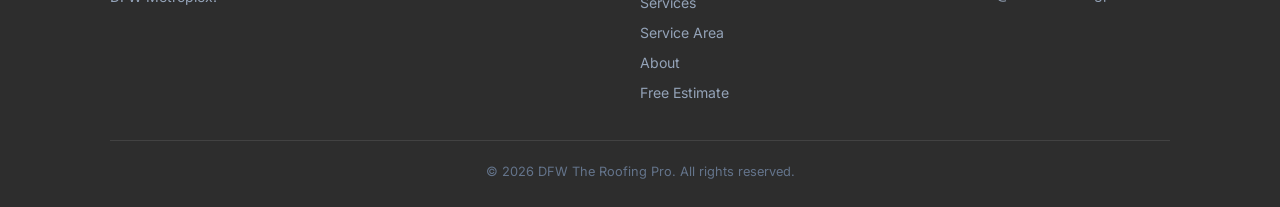
<file: contact.html>
<!DOCTYPE html>
<html lang="en">
<head>
  <meta charset="UTF-8">
  <meta name="viewport" content="width=device-width, initial-scale=1.0">
  <title>Free Roofing Estimate | Fort Worth TX Roof Repair Quote</title>
  <meta name="description" content="Get a free roofing estimate in Fort Worth and DFW. Call (817) 555-0478 or fill out our form. Same-day response. Licensed and insured storm damage experts.">
  <link rel="preconnect" href="https://fonts.googleapis.com">
  <link rel="preconnect" href="https://fonts.gstatic.com" crossorigin>
  <link href="https://fonts.googleapis.com/css2?family=Inter:wght@400;500;600;700;800;900&display=swap" rel="stylesheet">
  <link rel="stylesheet" href="style.css">
</head>
<body>
  <div class="topbar"><strong>Serving Fort Worth, Arlington, Mansfield &amp; All of West DFW</strong> · Licensed &amp; Insured · Free Estimates</div>
  <header class="site-header">
    <div class="header-inner">
      <a href="index.html" class="site-logo">DFW The <span>Roofing</span> Pro</a>
      <nav class="site-nav">
        <a href="index.html">Home</a><a href="services.html">Services</a><a href="areas.html">Service Area</a><a href="about.html">About</a><a href="contact.html" class="btn-cta">Free Estimate</a>
      </nav>
      <button class="hamburger" onclick="document.getElementById('mob-menu').classList.toggle('open')" aria-label="Menu"><span></span><span></span><span></span></button>
    </div>
    <nav class="mobile-menu" id="mob-menu">
      <a href="index.html">Home</a><a href="services.html">Services</a><a href="areas.html">Service Area</a><a href="about.html">About</a><a href="contact.html" class="btn-cta">Free Estimate</a>
    </nav>
  </header>

  <section class="hero" style="padding: 56px 0 48px;">
    <div class="container">
      <h1>Get a Free <span class="highlight">Roofing Estimate</span></h1>
      <p>No obligation, no pressure. We'll give you an honest quote and let you decide.</p>
    </div>
  </section>

  <section class="section">
    <div class="container">
      <div class="contact-grid">

        <div class="contact-info">
          <h2>Talk to a Real Roofer</h2>
          <p>We're not a lead service — we're the actual crew that does the work. Call us, text us, or fill out the form and we'll get back to you fast.</p>

          <div class="info-row">
            <div>
              <strong>Phone</strong>
              <p><a href="tel:+18175550478" style="color:var(--navy); font-size:1.1rem;">(817) 555-0478</a></p>
            </div>
          </div>

          <div class="info-row">
            <div>
              <strong>Email</strong>
              <p>info@dfwtheroofingpro.com</p>
            </div>
          </div>

          <div class="info-row">
            <div>
              <strong>Hours</strong>
              <p>Mon–Sat: 7AM – 6PM<br>Emergency service available 24/7</p>
            </div>
          </div>

          <div class="info-row">
            <div>
              <strong>Service Area</strong>
              <p>Fort Worth, Arlington, Mansfield &amp; all of West DFW, TX</p>
            </div>
          </div>

          <div style="margin-top:24px; background:rgba(37,99,235,0.08); border:1.5px solid rgba(37,99,235,0.2); border-radius:var(--radius); padding:16px; font-size:0.9rem;">
            <strong style="color:var(--navy);">Fast response.</strong> <span style="color:var(--text-light);">Most quotes returned same day. Emergency calls answered immediately.</span>
          </div>
        </div>

        <div class="contact-form">
          <h2>Request Your Free Estimate</h2>
          <form action="https://formspree.io/f/myknnlek" method="POST">
            <div class="form-row">
              <div class="form-group">
                <label>Name *</label>
                <input type="text" name="name" placeholder="John Smith" required>
              </div>
              <div class="form-group">
                <label>Phone *</label>
                <input type="tel" name="phone" placeholder="(817) 000-0000" required>
              </div>
            </div>
            <div class="form-row">
              <div class="form-group">
                <label>Email *</label>
                <input type="email" name="email" placeholder="john@email.com" required>
              </div>
              <div class="form-group">
                <label>Address</label>
                <input type="text" name="address" placeholder="123 Main St, Fort Worth, TX">
              </div>
            </div>
            <div class="form-group">
              <label>Message</label>
              <textarea name="message" placeholder="Tell us about your roofing needs — storm damage, replacement, leak repair, etc."></textarea>
            </div>
            <input type="hidden" name="_subject" value="New Roofing Estimate Request — DFW The Roofing Pro">
            <button type="submit" class="form-submit">Request My Free Estimate →</button>
            <p style="text-align:center; font-size:0.78rem; color:var(--text-light); margin-top:10px;">No spam. We never share your info.</p>
          </form>
        </div>

      </div>
    </div>
  </section>

  <section class="cta-strip">
    <h2>Prefer to Just Call?</h2>
    <p>We pick up the phone. Real roofers, not a call center.</p>
    <div style="margin-top:16px;">
      <a href="tel:+18175550478" style="font-size:clamp(1.8rem,5vw,2.6rem); font-weight:900; color:var(--orange-light); text-decoration:none;">(817) 555-0478</a>
    </div>
  </section>

  <footer class="site-footer">
    <div class="container">
      <div class="footer-grid">
        <div class="footer-brand">
          <strong style="color:#fff; font-size:1.1rem;">DFW The Roofing Pro</strong>
          <p>Licensed, insured roofing contractor serving Fort Worth, Arlington, and the DFW Metroplex.</p>
        </div>
        <div class="footer-links">
          <h4>Quick Links</h4>
          <a href="index.html">Home</a><a href="services.html">Services</a><a href="areas.html">Service Area</a><a href="about.html">About</a><a href="contact.html">Free Estimate</a>
        </div>
        <div class="footer-contact">
          <h4>Contact</h4>
          <p><strong style="color:#fff;">Phone:</strong> (817) 555-0478</p>
          <p><strong style="color:#fff;">Email:</strong> info@dfwtheroofingpro.com</p>
        </div>
      </div>
      <div class="footer-bottom">&copy; 2026 DFW The Roofing Pro. All rights reserved.</div>
    </div>
  </footer>
</body>
</html>
</file>
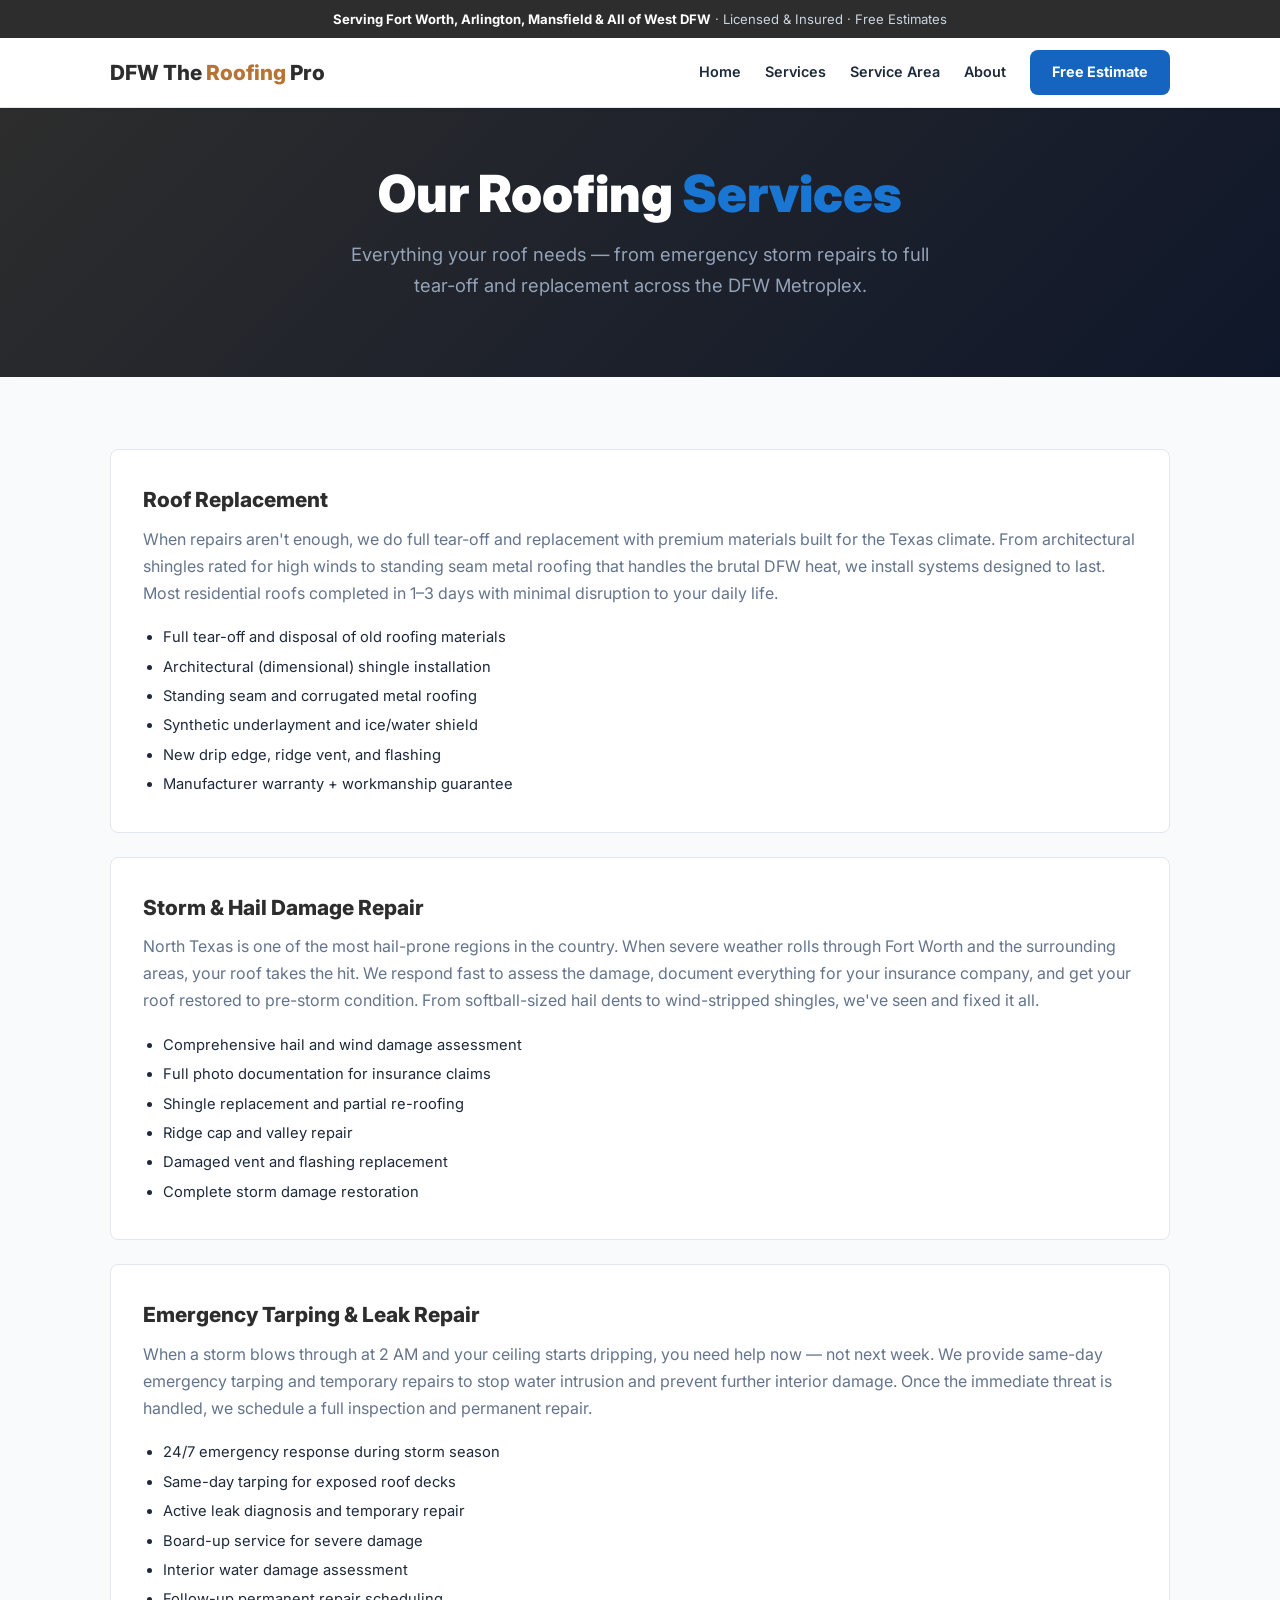
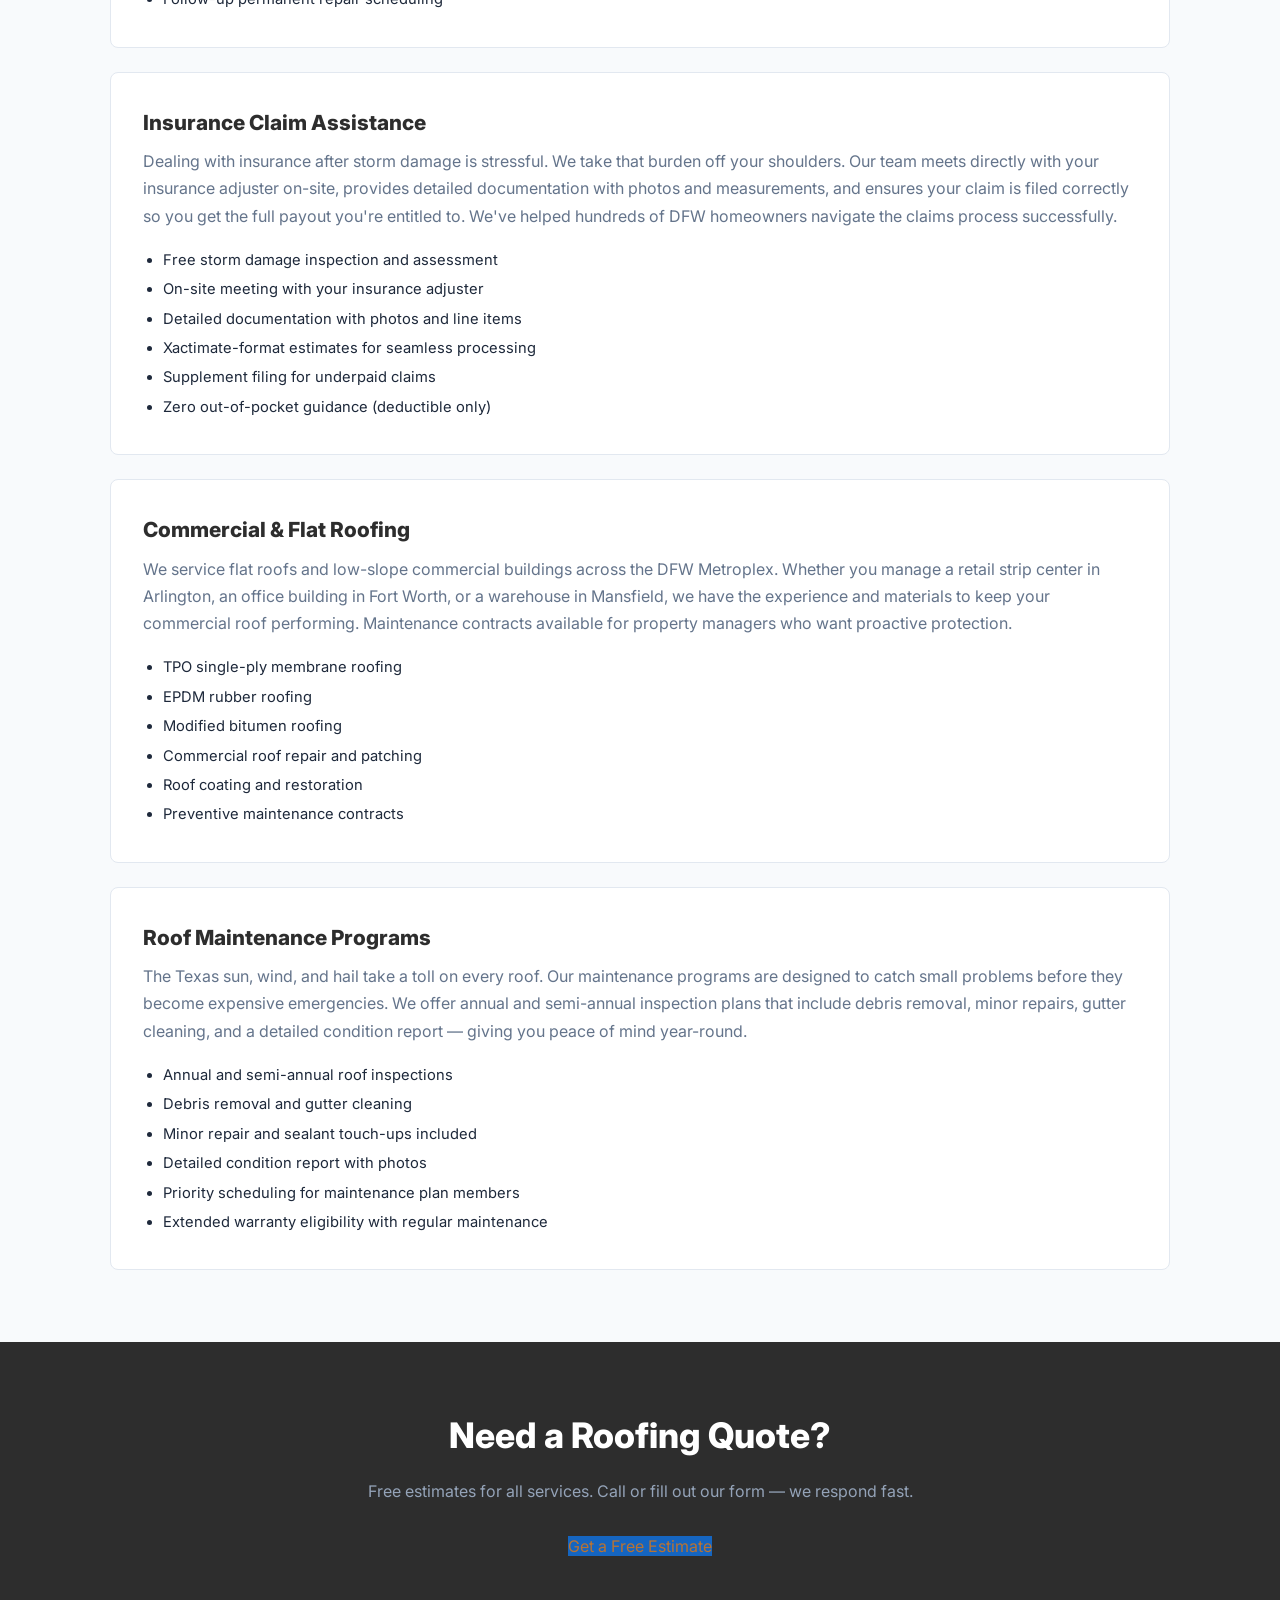
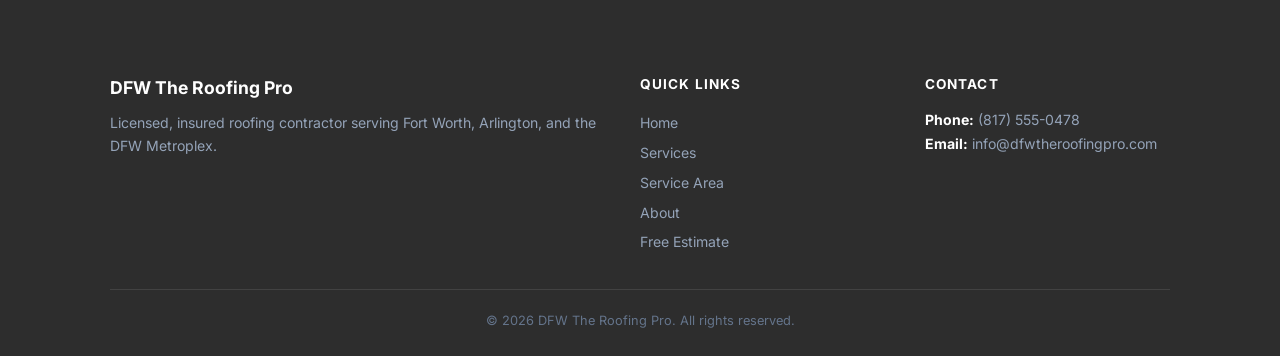
<file: services.html>
<!DOCTYPE html>
<html lang="en">
<head>
  <meta charset="UTF-8">
  <meta name="viewport" content="width=device-width, initial-scale=1.0">
  <title>Roofing Services in Fort Worth & DFW TX | Storm Damage, Replacement, Repair</title>
  <meta name="description" content="Full-service roofing in Fort Worth and DFW. Roof replacement, storm & hail damage repair, emergency tarping, insurance claims, commercial roofing, and maintenance programs. Free estimates.">
  <link rel="preconnect" href="https://fonts.googleapis.com">
  <link rel="preconnect" href="https://fonts.gstatic.com" crossorigin>
  <link href="https://fonts.googleapis.com/css2?family=Inter:wght@400;500;600;700;800;900&display=swap" rel="stylesheet">
  <link rel="stylesheet" href="style.css">
</head>
<body>
  <div class="topbar"><strong>Serving Fort Worth, Arlington, Mansfield &amp; All of West DFW</strong> · Licensed &amp; Insured · Free Estimates</div>
  <header class="site-header">
    <div class="header-inner">
      <a href="index.html" class="site-logo">DFW The <span>Roofing</span> Pro</a>
      <nav class="site-nav">
        <a href="index.html">Home</a>
        <a href="services.html">Services</a>
        <a href="areas.html">Service Area</a>
        <a href="about.html">About</a>
        <a href="contact.html" class="btn-cta">Free Estimate</a>
      </nav>
      <button class="hamburger" onclick="document.getElementById('mob-menu').classList.toggle('open')" aria-label="Menu"><span></span><span></span><span></span></button>
    </div>
    <nav class="mobile-menu" id="mob-menu">
      <a href="index.html">Home</a><a href="services.html">Services</a><a href="areas.html">Service Area</a><a href="about.html">About</a><a href="contact.html" class="btn-cta">Free Estimate</a>
    </nav>
  </header>

  <section class="hero" style="padding: 56px 0 48px;">
    <div class="container">
      <h1>Our Roofing <span class="highlight">Services</span></h1>
      <p>Everything your roof needs — from emergency storm repairs to full tear-off and replacement across the DFW Metroplex.</p>
    </div>
  </section>

  <section class="section">
    <div class="container">

      <div style="background:var(--white); border:1px solid var(--border); border-radius:var(--radius); padding:32px; margin-bottom:24px;">
        <h2 style="font-size:1.3rem; font-weight:800; color:var(--navy); margin-bottom:8px;">Roof Replacement</h2>
        <p style="color:var(--text-light); margin-bottom:16px;">When repairs aren't enough, we do full tear-off and replacement with premium materials built for the Texas climate. From architectural shingles rated for high winds to standing seam metal roofing that handles the brutal DFW heat, we install systems designed to last. Most residential roofs completed in 1–3 days with minimal disruption to your daily life.</p>
        <ul style="color:var(--text); font-size:0.92rem; line-height:2; padding-left:20px;">
          <li>Full tear-off and disposal of old roofing materials</li>
          <li>Architectural (dimensional) shingle installation</li>
          <li>Standing seam and corrugated metal roofing</li>
          <li>Synthetic underlayment and ice/water shield</li>
          <li>New drip edge, ridge vent, and flashing</li>
          <li>Manufacturer warranty + workmanship guarantee</li>
        </ul>
      </div>

      <div style="background:var(--white); border:1px solid var(--border); border-radius:var(--radius); padding:32px; margin-bottom:24px;">
        <h2 style="font-size:1.3rem; font-weight:800; color:var(--navy); margin-bottom:8px;">Storm &amp; Hail Damage Repair</h2>
        <p style="color:var(--text-light); margin-bottom:16px;">North Texas is one of the most hail-prone regions in the country. When severe weather rolls through Fort Worth and the surrounding areas, your roof takes the hit. We respond fast to assess the damage, document everything for your insurance company, and get your roof restored to pre-storm condition. From softball-sized hail dents to wind-stripped shingles, we've seen and fixed it all.</p>
        <ul style="color:var(--text); font-size:0.92rem; line-height:2; padding-left:20px;">
          <li>Comprehensive hail and wind damage assessment</li>
          <li>Full photo documentation for insurance claims</li>
          <li>Shingle replacement and partial re-roofing</li>
          <li>Ridge cap and valley repair</li>
          <li>Damaged vent and flashing replacement</li>
          <li>Complete storm damage restoration</li>
        </ul>
      </div>

      <div style="background:var(--white); border:1px solid var(--border); border-radius:var(--radius); padding:32px; margin-bottom:24px;">
        <h2 style="font-size:1.3rem; font-weight:800; color:var(--navy); margin-bottom:8px;">Emergency Tarping &amp; Leak Repair</h2>
        <p style="color:var(--text-light); margin-bottom:16px;">When a storm blows through at 2 AM and your ceiling starts dripping, you need help now — not next week. We provide same-day emergency tarping and temporary repairs to stop water intrusion and prevent further interior damage. Once the immediate threat is handled, we schedule a full inspection and permanent repair.</p>
        <ul style="color:var(--text); font-size:0.92rem; line-height:2; padding-left:20px;">
          <li>24/7 emergency response during storm season</li>
          <li>Same-day tarping for exposed roof decks</li>
          <li>Active leak diagnosis and temporary repair</li>
          <li>Board-up service for severe damage</li>
          <li>Interior water damage assessment</li>
          <li>Follow-up permanent repair scheduling</li>
        </ul>
      </div>

      <div style="background:var(--white); border:1px solid var(--border); border-radius:var(--radius); padding:32px; margin-bottom:24px;">
        <h2 style="font-size:1.3rem; font-weight:800; color:var(--navy); margin-bottom:8px;">Insurance Claim Assistance</h2>
        <p style="color:var(--text-light); margin-bottom:16px;">Dealing with insurance after storm damage is stressful. We take that burden off your shoulders. Our team meets directly with your insurance adjuster on-site, provides detailed documentation with photos and measurements, and ensures your claim is filed correctly so you get the full payout you're entitled to. We've helped hundreds of DFW homeowners navigate the claims process successfully.</p>
        <ul style="color:var(--text); font-size:0.92rem; line-height:2; padding-left:20px;">
          <li>Free storm damage inspection and assessment</li>
          <li>On-site meeting with your insurance adjuster</li>
          <li>Detailed documentation with photos and line items</li>
          <li>Xactimate-format estimates for seamless processing</li>
          <li>Supplement filing for underpaid claims</li>
          <li>Zero out-of-pocket guidance (deductible only)</li>
        </ul>
      </div>

      <div style="background:var(--white); border:1px solid var(--border); border-radius:var(--radius); padding:32px; margin-bottom:24px;">
        <h2 style="font-size:1.3rem; font-weight:800; color:var(--navy); margin-bottom:8px;">Commercial &amp; Flat Roofing</h2>
        <p style="color:var(--text-light); margin-bottom:16px;">We service flat roofs and low-slope commercial buildings across the DFW Metroplex. Whether you manage a retail strip center in Arlington, an office building in Fort Worth, or a warehouse in Mansfield, we have the experience and materials to keep your commercial roof performing. Maintenance contracts available for property managers who want proactive protection.</p>
        <ul style="color:var(--text); font-size:0.92rem; line-height:2; padding-left:20px;">
          <li>TPO single-ply membrane roofing</li>
          <li>EPDM rubber roofing</li>
          <li>Modified bitumen roofing</li>
          <li>Commercial roof repair and patching</li>
          <li>Roof coating and restoration</li>
          <li>Preventive maintenance contracts</li>
        </ul>
      </div>

      <div style="background:var(--white); border:1px solid var(--border); border-radius:var(--radius); padding:32px;">
        <h2 style="font-size:1.3rem; font-weight:800; color:var(--navy); margin-bottom:8px;">Roof Maintenance Programs</h2>
        <p style="color:var(--text-light); margin-bottom:16px;">The Texas sun, wind, and hail take a toll on every roof. Our maintenance programs are designed to catch small problems before they become expensive emergencies. We offer annual and semi-annual inspection plans that include debris removal, minor repairs, gutter cleaning, and a detailed condition report — giving you peace of mind year-round.</p>
        <ul style="color:var(--text); font-size:0.92rem; line-height:2; padding-left:20px;">
          <li>Annual and semi-annual roof inspections</li>
          <li>Debris removal and gutter cleaning</li>
          <li>Minor repair and sealant touch-ups included</li>
          <li>Detailed condition report with photos</li>
          <li>Priority scheduling for maintenance plan members</li>
          <li>Extended warranty eligibility with regular maintenance</li>
        </ul>
      </div>

    </div>
  </section>

  <section class="cta-strip">
    <h2>Need a Roofing Quote?</h2>
    <p>Free estimates for all services. Call or fill out our form — we respond fast.</p>
    <a href="contact.html" class="btn-hero">Get a Free Estimate</a>
  </section>

  <footer class="site-footer">
    <div class="container">
      <div class="footer-grid">
        <div class="footer-brand">
          <strong style="color:#fff; font-size:1.1rem;">DFW The Roofing Pro</strong>
          <p>Licensed, insured roofing contractor serving Fort Worth, Arlington, and the DFW Metroplex.</p>
        </div>
        <div class="footer-links">
          <h4>Quick Links</h4>
          <a href="index.html">Home</a><a href="services.html">Services</a><a href="areas.html">Service Area</a><a href="about.html">About</a><a href="contact.html">Free Estimate</a>
        </div>
        <div class="footer-contact">
          <h4>Contact</h4>
          <p><strong style="color:#fff;">Phone:</strong> (817) 555-0478</p>
          <p><strong style="color:#fff;">Email:</strong> info@dfwtheroofingpro.com</p>
        </div>
      </div>
      <div class="footer-bottom">&copy; 2026 DFW The Roofing Pro. All rights reserved.</div>
    </div>
  </footer>
</body>
</html>
</file>
<file: style.css>
/* Waldorf Roofing — Rank & Rent Site */
:root {
  --navy: #2d2d2d;
  --blue: #b87333;
  --blue-dark: #a0522d;
  --orange: #1565c0;
  --orange-light: #1976d2;
  --bg: #f8fafc;
  --white: #ffffff;
  --text: #1e293b;
  --text-light: #64748b;
  --border: #e2e8f0;
  --radius: 8px;
  --shadow: 0 1px 3px rgba(0,0,0,0.1), 0 1px 2px rgba(0,0,0,0.06);
  --shadow-lg: 0 10px 15px -3px rgba(0,0,0,0.1), 0 4px 6px -4px rgba(0,0,0,0.1);
  --font: 'Inter', system-ui, -apple-system, sans-serif;
}
*, *::before, *::after { box-sizing: border-box; margin: 0; padding: 0; }
html { scroll-behavior: smooth; font-size: 16px; }
body { font-family: var(--font); background: var(--bg); color: var(--text); line-height: 1.7; }
a { color: var(--blue); text-decoration: none; }
img { max-width: 100%; display: block; }
.container { max-width: 1100px; margin: 0 auto; padding: 0 20px; }

/* Top Bar */
.topbar { background: var(--navy); color: #cbd5e1; font-size: 0.82rem; padding: 8px 0; text-align: center; }
.topbar strong { color: #fff; }

/* Header */
.site-header { background: var(--white); border-bottom: 1px solid var(--border); padding: 0; position: sticky; top: 0; z-index: 100; box-shadow: var(--shadow); }
.header-inner { display: flex; align-items: center; justify-content: space-between; padding: 12px 20px; max-width: 1100px; margin: 0 auto; }
.site-logo { font-size: 1.3rem; font-weight: 800; color: var(--navy); }
.site-logo span { color: var(--blue); }
.site-nav { display: flex; gap: 24px; align-items: center; }
.site-nav a { color: var(--text); font-size: 0.9rem; font-weight: 600; transition: color 0.2s; }
.site-nav a:hover { color: var(--blue); }
.site-nav .btn-cta { background: var(--orange); color: #fff; padding: 10px 22px; border-radius: var(--radius); font-weight: 700; font-size: 0.9rem; transition: background 0.2s; }
.site-nav .btn-cta:hover { background: var(--orange-light); }
.hamburger { display: none; background: none; border: none; cursor: pointer; padding: 8px; }
.hamburger span { display: block; width: 24px; height: 2px; background: var(--navy); margin: 5px 0; transition: 0.3s; }
.mobile-menu { display: none; background: var(--white); border-top: 1px solid var(--border); padding: 16px 20px; }
.mobile-menu a { display: block; padding: 10px 0; font-weight: 600; color: var(--text); border-bottom: 1px solid var(--border); }
.mobile-menu .btn-cta { display: inline-block; margin-top: 12px; background: var(--orange); color: #fff; padding: 12px 24px; border-radius: var(--radius); text-align: center; width: 100%; font-weight: 700; }
@media (max-width: 768px) {
  .site-nav { display: none; }
  .hamburger { display: block; }
  .mobile-menu.open { display: block; }
}

/* Hero */
.hero { background: linear-gradient(135deg, var(--navy) 0%, #0f172a 100%); color: #fff; padding: 80px 0 72px; text-align: center; position: relative; overflow: hidden; }
.hero h1 { font-size: clamp(2rem, 5vw, 3.2rem); font-weight: 900; line-height: 1.15; margin-bottom: 16px; }
.hero h1 .highlight { color: var(--orange-light); }
.hero p { font-size: 1.15rem; color: #94a3b8; max-width: 600px; margin: 0 auto 28px; }
.hero .btn-hero { display: inline-block; background: var(--orange); color: #fff; padding: 16px 36px; border-radius: var(--radius); font-weight: 800; font-size: 1.1rem; transition: background 0.2s, transform 0.15s; }
.hero .btn-hero:hover { background: var(--orange-light); transform: translateY(-2px); }
.hero-phone { font-size: 1.4rem; font-weight: 800; color: #fff; margin-top: 20px; }
.hero-phone a { color: var(--orange-light); }

/* Trust Bar */
.trust-bar { background: var(--white); border-bottom: 1px solid var(--border); padding: 20px 0; }
.trust-items { display: flex; justify-content: center; gap: 40px; flex-wrap: wrap; }
.trust-item { display: flex; align-items: center; gap: 8px; font-size: 0.9rem; font-weight: 600; color: var(--text); }
.trust-icon { width: 36px; height: 36px; background: rgba(184,115,51,0.1); border-radius: 50%; display: flex; align-items: center; justify-content: center; }

/* Section */
.section { padding: 72px 0; }
.section-title { font-size: clamp(1.5rem, 3vw, 2rem); font-weight: 800; text-align: center; margin-bottom: 12px; color: var(--navy); }
.section-sub { text-align: center; color: var(--text-light); max-width: 560px; margin: 0 auto 48px; }

/* Services Grid */
.services-grid { display: grid; grid-template-columns: repeat(3, 1fr); gap: 20px; }
@media (max-width: 768px) { .services-grid { grid-template-columns: 1fr; } }
.service-card { background: var(--white); border: 1px solid var(--border); border-radius: var(--radius); padding: 28px 24px; transition: box-shadow 0.2s, transform 0.2s; }
.service-card:hover { box-shadow: var(--shadow-lg); transform: translateY(-3px); }
.service-card h3 { font-size: 1.05rem; font-weight: 700; color: var(--navy); margin-bottom: 8px; }
.service-card p { font-size: 0.9rem; color: var(--text-light); line-height: 1.65; }
.service-icon { width: 44px; height: 44px; background: rgba(184,115,51,0.1); border-radius: 10px; display: flex; align-items: center; justify-content: center; margin-bottom: 16px; }

/* Why Choose Us */
.why-grid { display: grid; grid-template-columns: repeat(2, 1fr); gap: 20px; }
@media (max-width: 640px) { .why-grid { grid-template-columns: 1fr; } }
.why-card { display: flex; gap: 16px; background: var(--white); border: 1px solid var(--border); border-radius: var(--radius); padding: 24px; }
.why-num { font-size: 1.5rem; font-weight: 900; color: var(--blue); line-height: 1; min-width: 36px; }
.why-card h3 { font-size: 0.95rem; font-weight: 700; color: var(--navy); margin-bottom: 4px; }
.why-card p { font-size: 0.85rem; color: var(--text-light); }

/* Testimonials */
.testimonials-grid { display: grid; grid-template-columns: repeat(3, 1fr); gap: 20px; }
@media (max-width: 768px) { .testimonials-grid { grid-template-columns: 1fr; } }
.testimonial-card { background: var(--white); border: 1px solid var(--border); border-radius: var(--radius); padding: 24px; }
.testimonial-stars { color: #f59e0b; font-size: 1.1rem; margin-bottom: 12px; }
.testimonial-text { font-size: 0.9rem; color: var(--text); font-style: italic; margin-bottom: 12px; line-height: 1.7; }
.testimonial-name { font-size: 0.82rem; font-weight: 700; color: var(--navy); }
.testimonial-loc { font-size: 0.78rem; color: var(--text-light); }

/* CTA Strip */
.cta-strip { background: var(--navy); text-align: center; padding: 64px 20px; color: #fff; }
.cta-strip h2 { font-size: clamp(1.5rem, 4vw, 2.2rem); font-weight: 800; margin-bottom: 12px; }
.cta-strip p { color: #94a3b8; margin-bottom: 28px; }
.cta-strip .btn-hero { background: var(--orange); }

/* Areas */
.areas-grid { display: grid; grid-template-columns: repeat(3, 1fr); gap: 16px; }
@media (max-width: 640px) { .areas-grid { grid-template-columns: repeat(2, 1fr); } }
.area-tag { background: var(--white); border: 1px solid var(--border); border-radius: var(--radius); padding: 14px 18px; font-weight: 600; font-size: 0.9rem; text-align: center; }

/* Contact Form */
.contact-grid { display: grid; grid-template-columns: 1fr 1.3fr; gap: 48px; align-items: start; }
@media (max-width: 768px) { .contact-grid { grid-template-columns: 1fr; } }
.contact-info h2 { font-size: 1.4rem; font-weight: 800; color: var(--navy); margin-bottom: 8px; }
.contact-info p { color: var(--text-light); margin-bottom: 24px; }
.info-row { display: flex; align-items: flex-start; gap: 12px; margin-bottom: 16px; }
.info-row strong { display: block; font-size: 0.8rem; text-transform: uppercase; letter-spacing: 0.04em; color: var(--text-light); }
.info-row p { font-weight: 700; color: var(--navy); }
.contact-form { background: var(--white); border: 1px solid var(--border); border-radius: var(--radius); padding: 32px; box-shadow: var(--shadow-lg); }
.contact-form h2 { font-size: 1.2rem; font-weight: 800; color: var(--navy); margin-bottom: 20px; }
.form-row { display: grid; grid-template-columns: 1fr 1fr; gap: 14px; }
@media (max-width: 480px) { .form-row { grid-template-columns: 1fr; } }
.form-group { margin-bottom: 14px; }
.form-group label { display: block; font-size: 0.8rem; font-weight: 700; color: var(--navy); margin-bottom: 4px; text-transform: uppercase; letter-spacing: 0.03em; }
.form-group input, .form-group select, .form-group textarea { width: 100%; padding: 10px 14px; border: 1.5px solid var(--border); border-radius: var(--radius); font-family: var(--font); font-size: 0.92rem; background: var(--bg); transition: border-color 0.2s; outline: none; }
.form-group input:focus, .form-group select:focus, .form-group textarea:focus { border-color: var(--blue); background: #fff; }
.form-group textarea { resize: vertical; min-height: 100px; }
.form-submit { width: 100%; padding: 14px; background: var(--orange); color: #fff; border: none; border-radius: var(--radius); font-family: var(--font); font-size: 1rem; font-weight: 700; cursor: pointer; transition: background 0.2s; }
.form-submit:hover { background: var(--orange-light); }

/* Footer */
.site-footer { background: var(--navy); color: #94a3b8; padding: 48px 0 24px; font-size: 0.88rem; }
.footer-grid { display: grid; grid-template-columns: 2fr 1fr 1fr; gap: 40px; margin-bottom: 32px; }
@media (max-width: 640px) { .footer-grid { grid-template-columns: 1fr; } }
.footer-brand p { margin-top: 8px; line-height: 1.7; }
.footer-links h4, .footer-contact h4 { color: #fff; font-size: 0.85rem; text-transform: uppercase; letter-spacing: 0.08em; margin-bottom: 12px; }
.footer-links a { display: block; color: #94a3b8; padding: 3px 0; transition: color 0.2s; }
.footer-links a:hover { color: #fff; }
.footer-bottom { border-top: 1px solid rgba(255,255,255,0.1); padding-top: 20px; text-align: center; font-size: 0.8rem; color: #64748b; }
</file>
